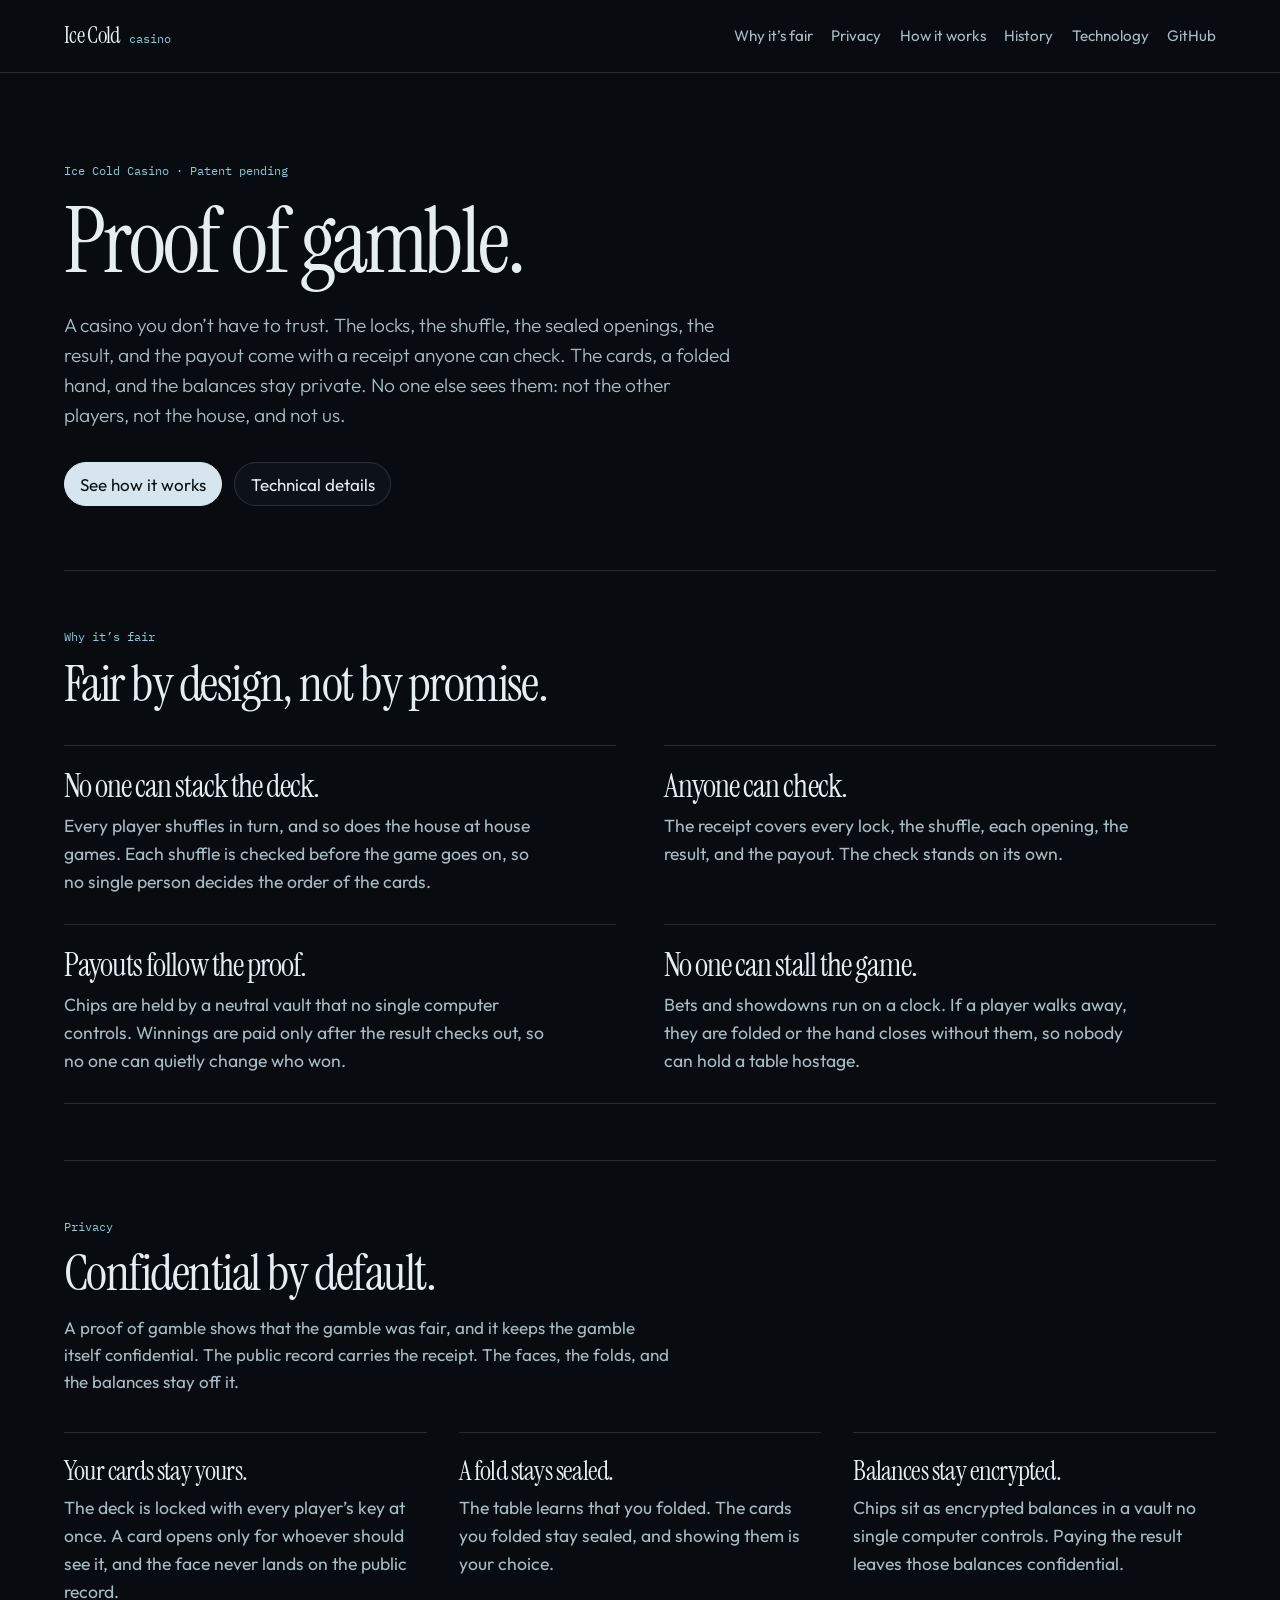
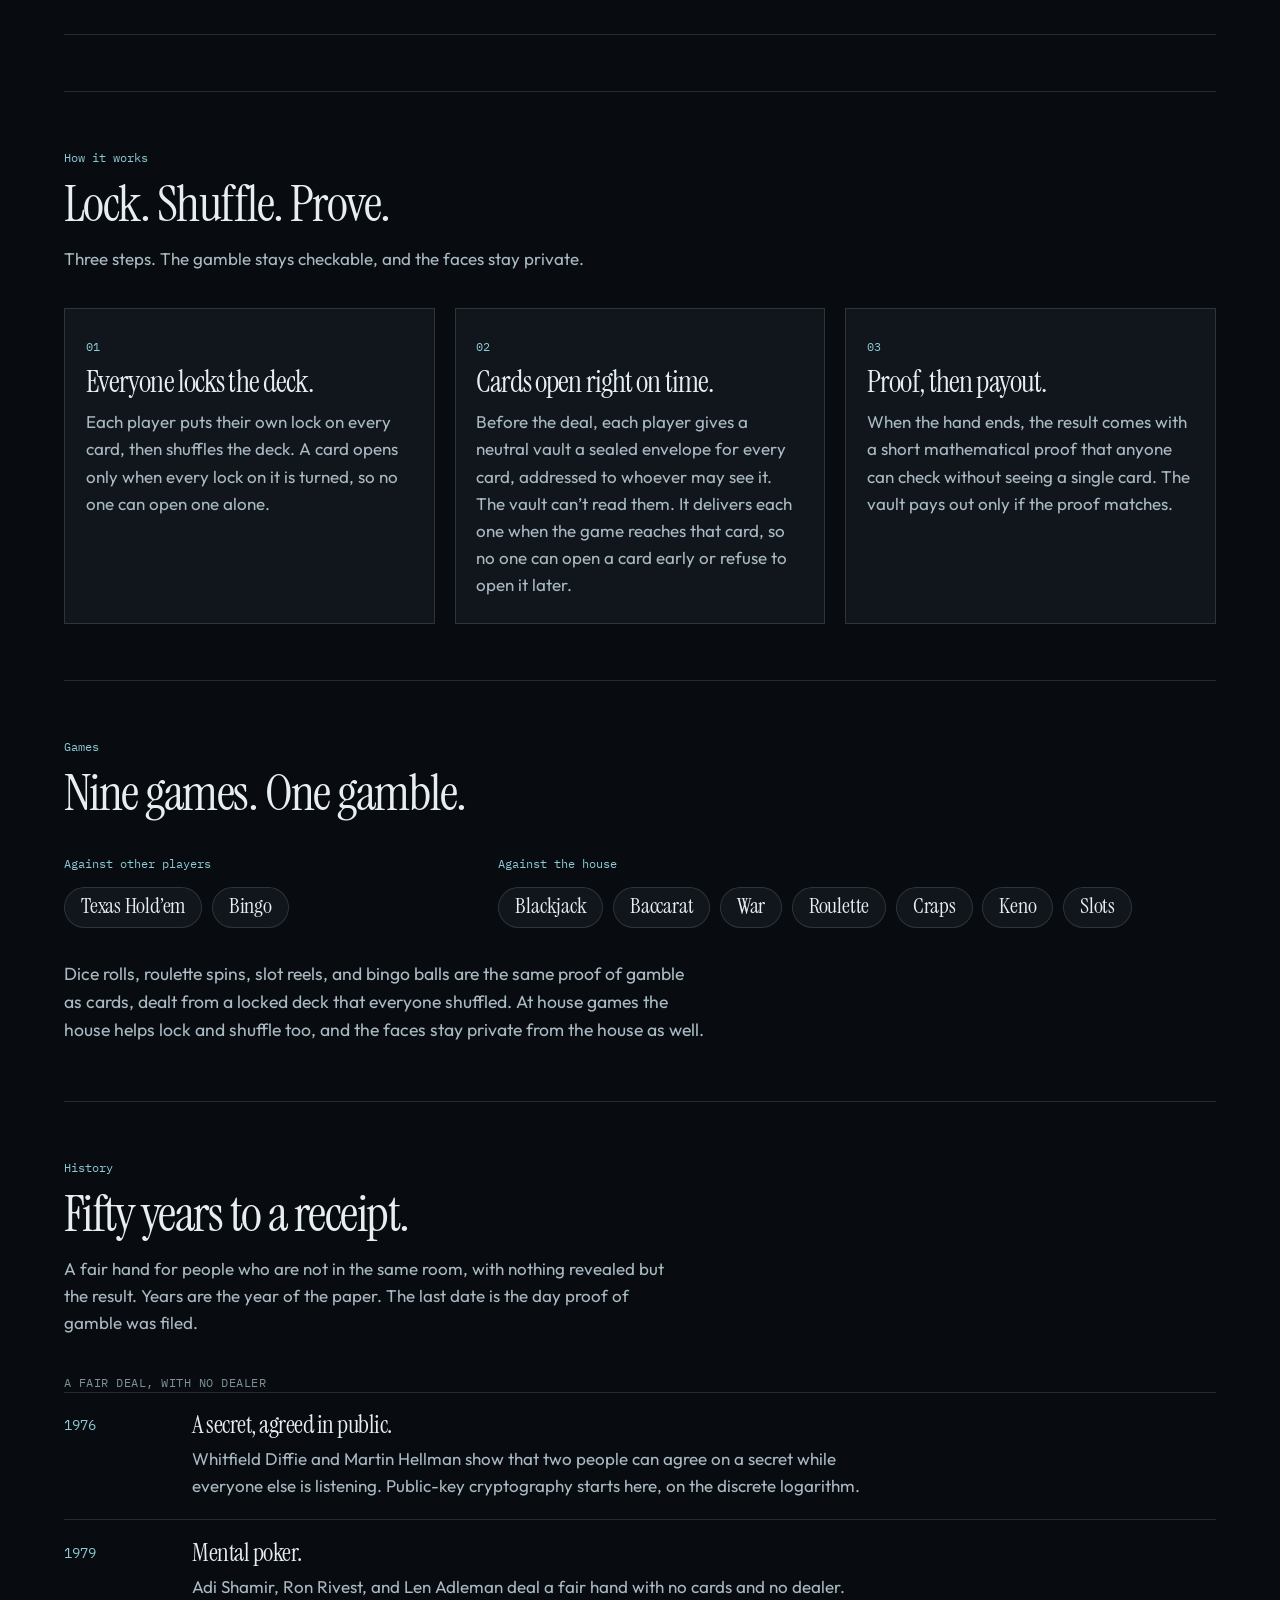
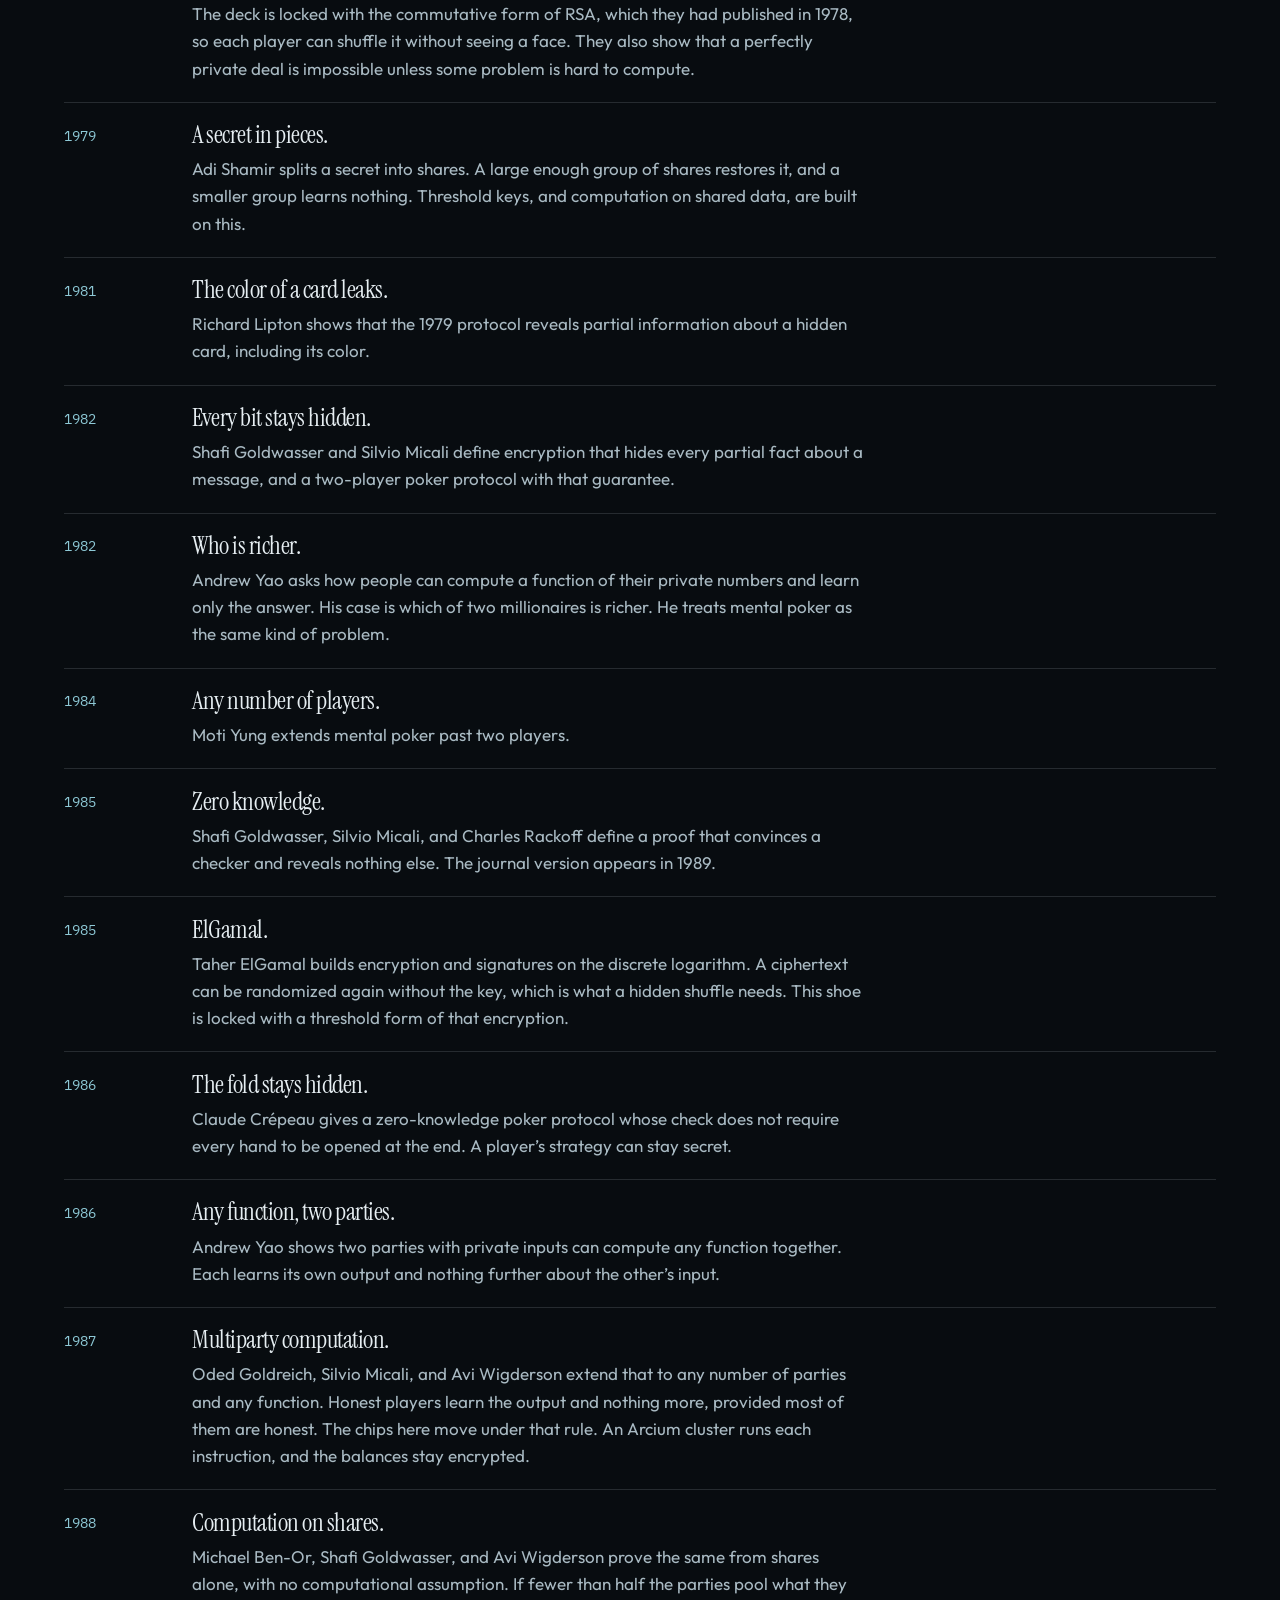
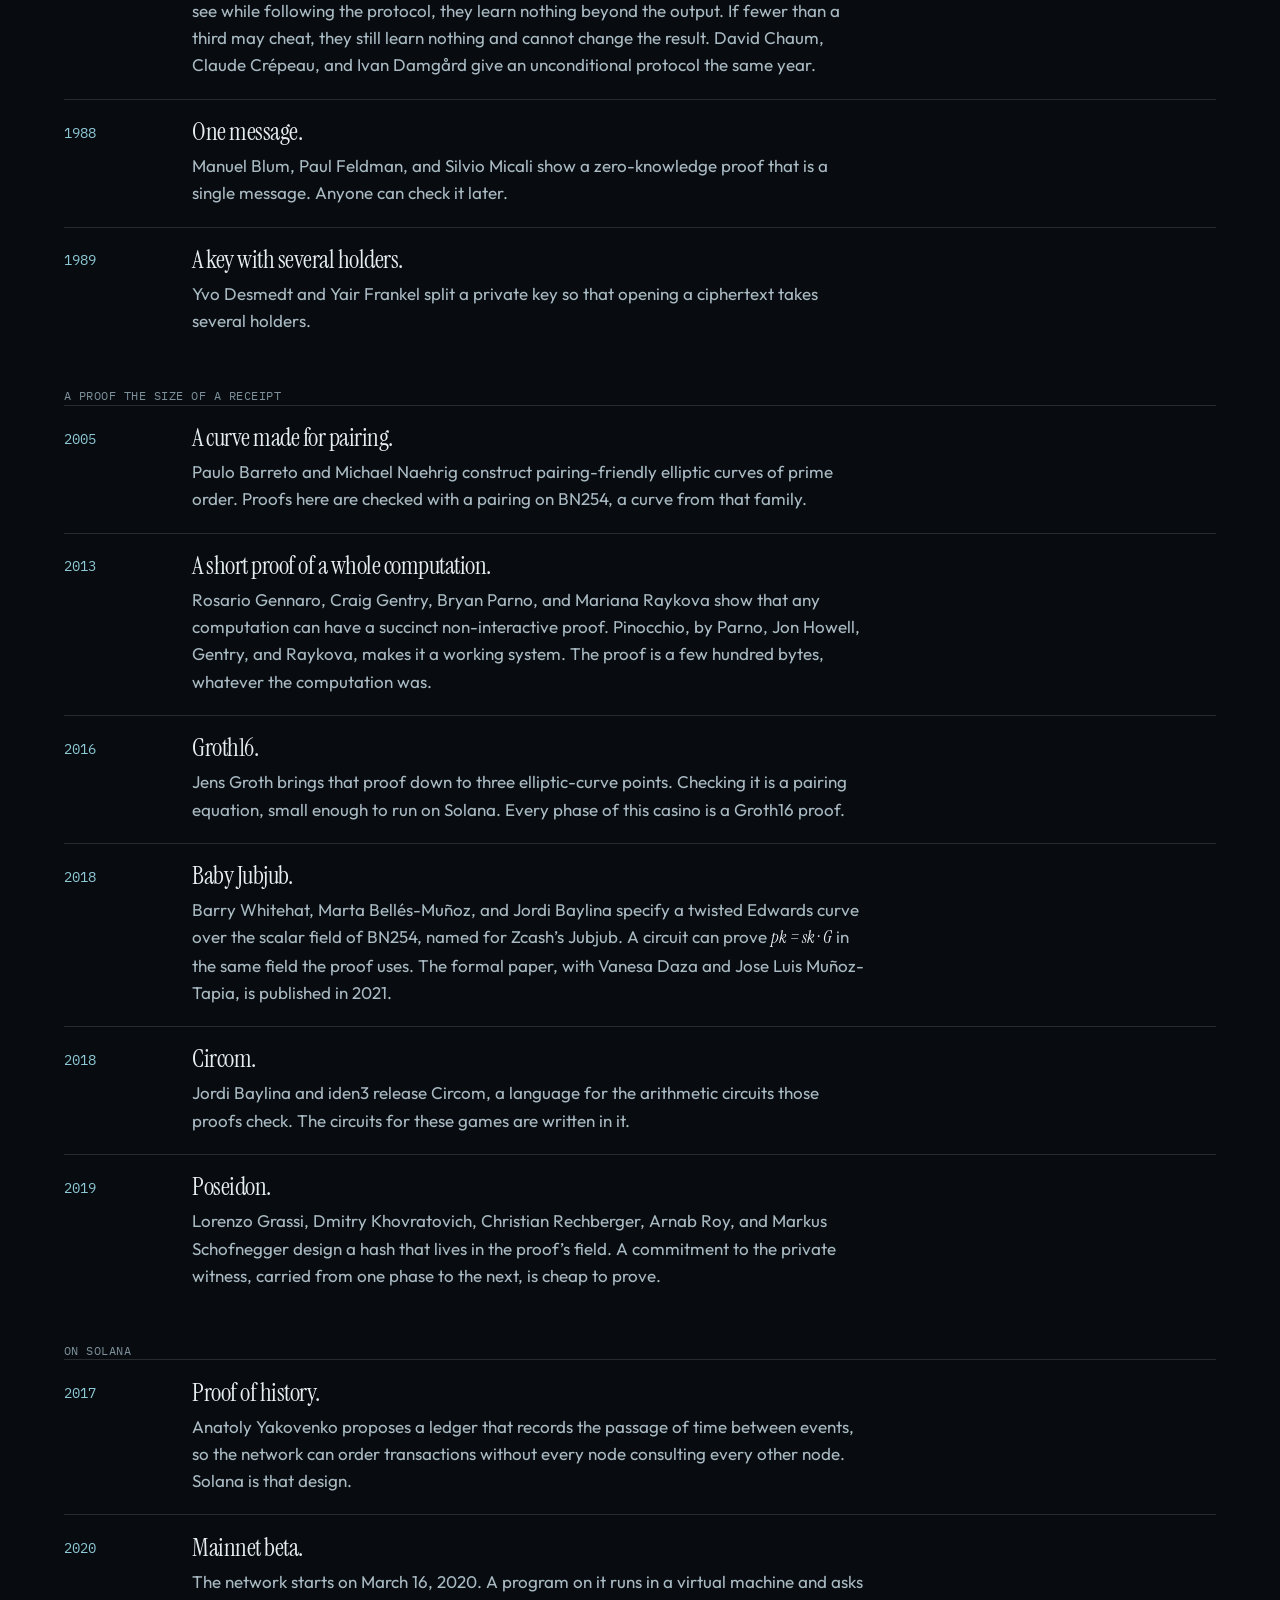
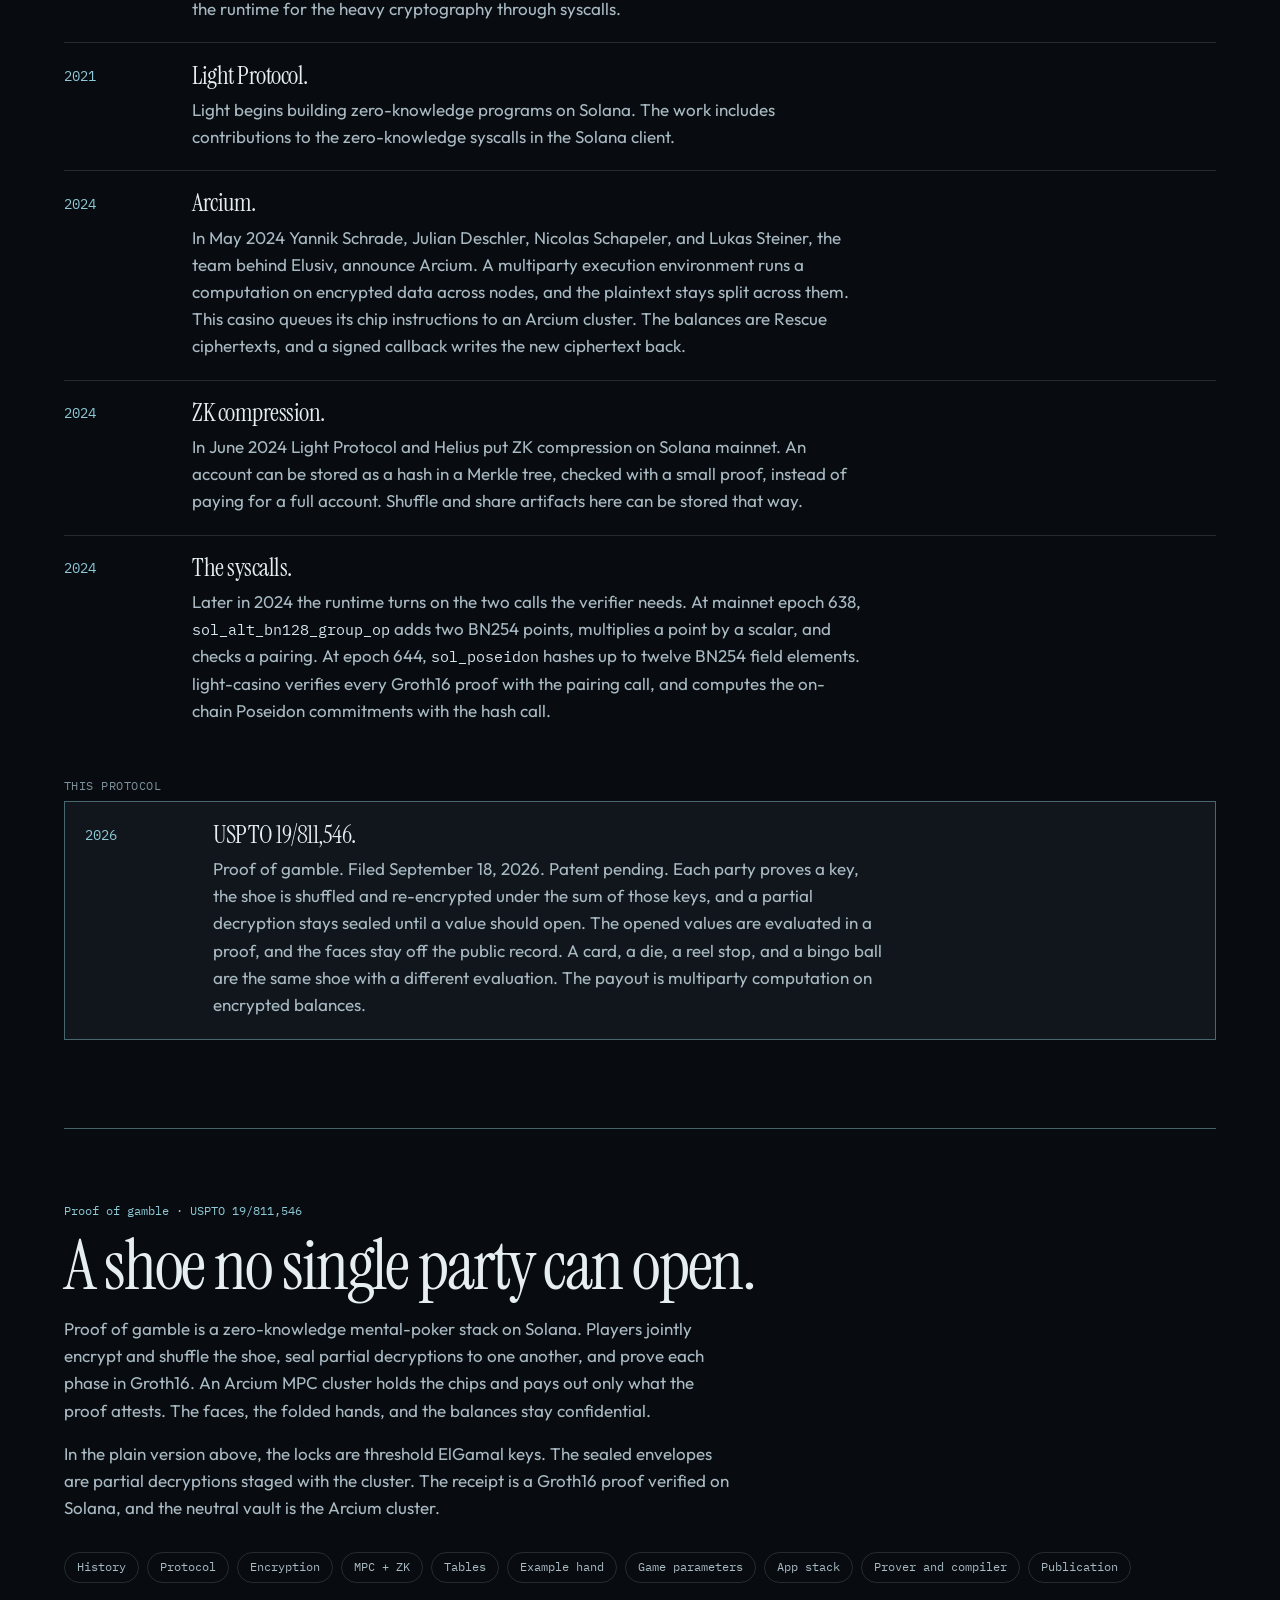
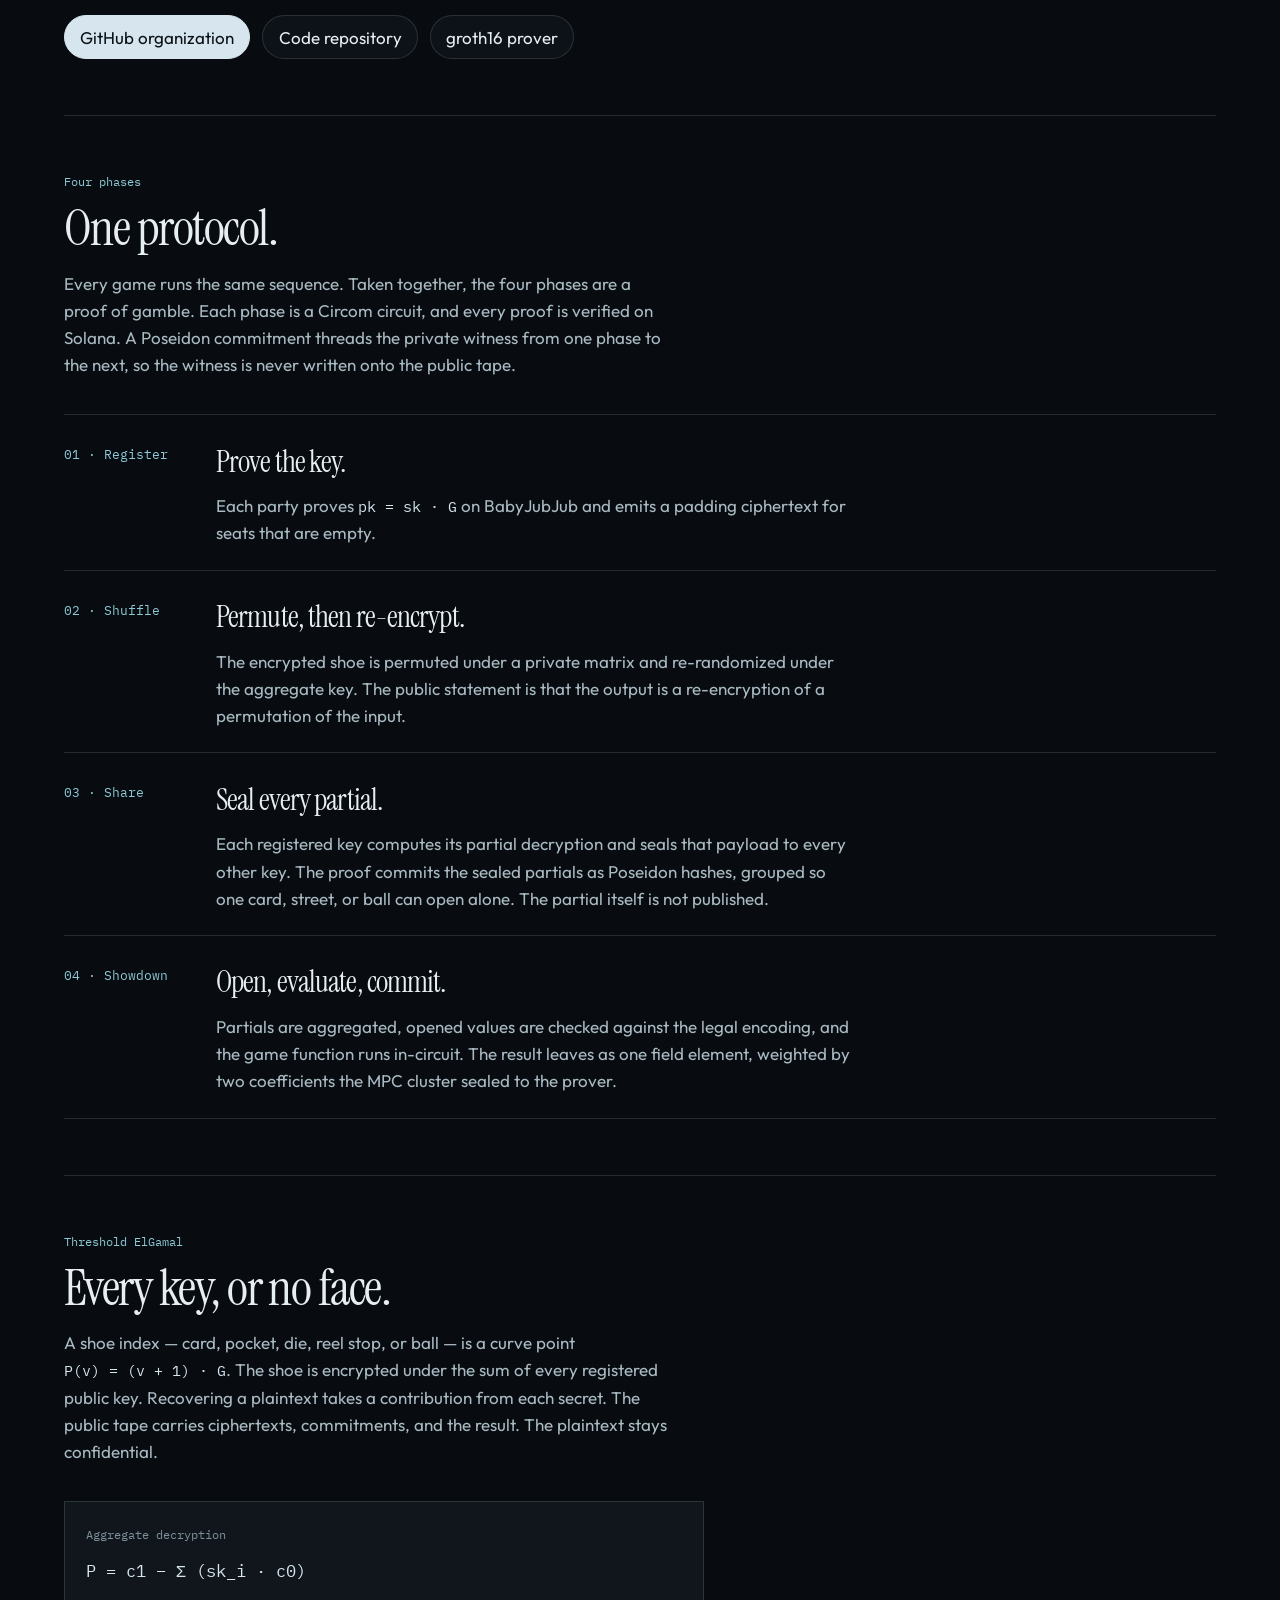
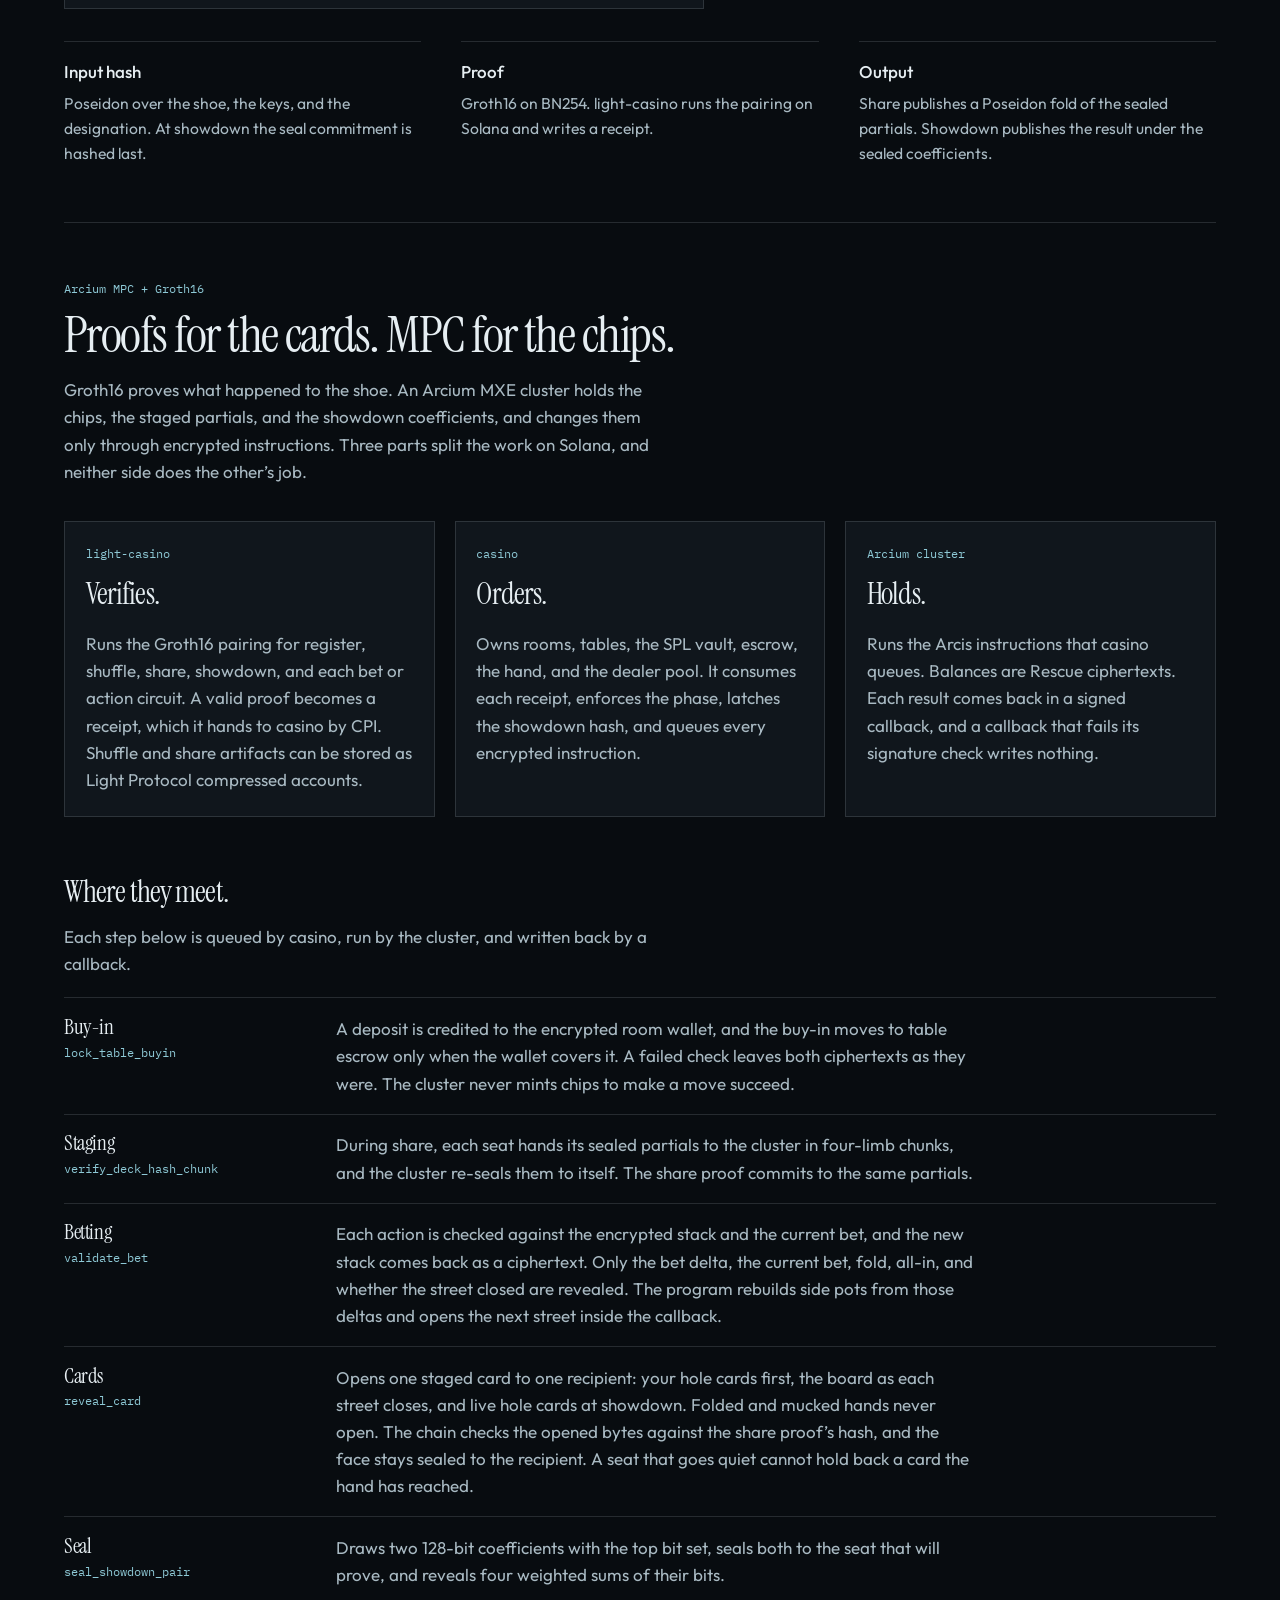
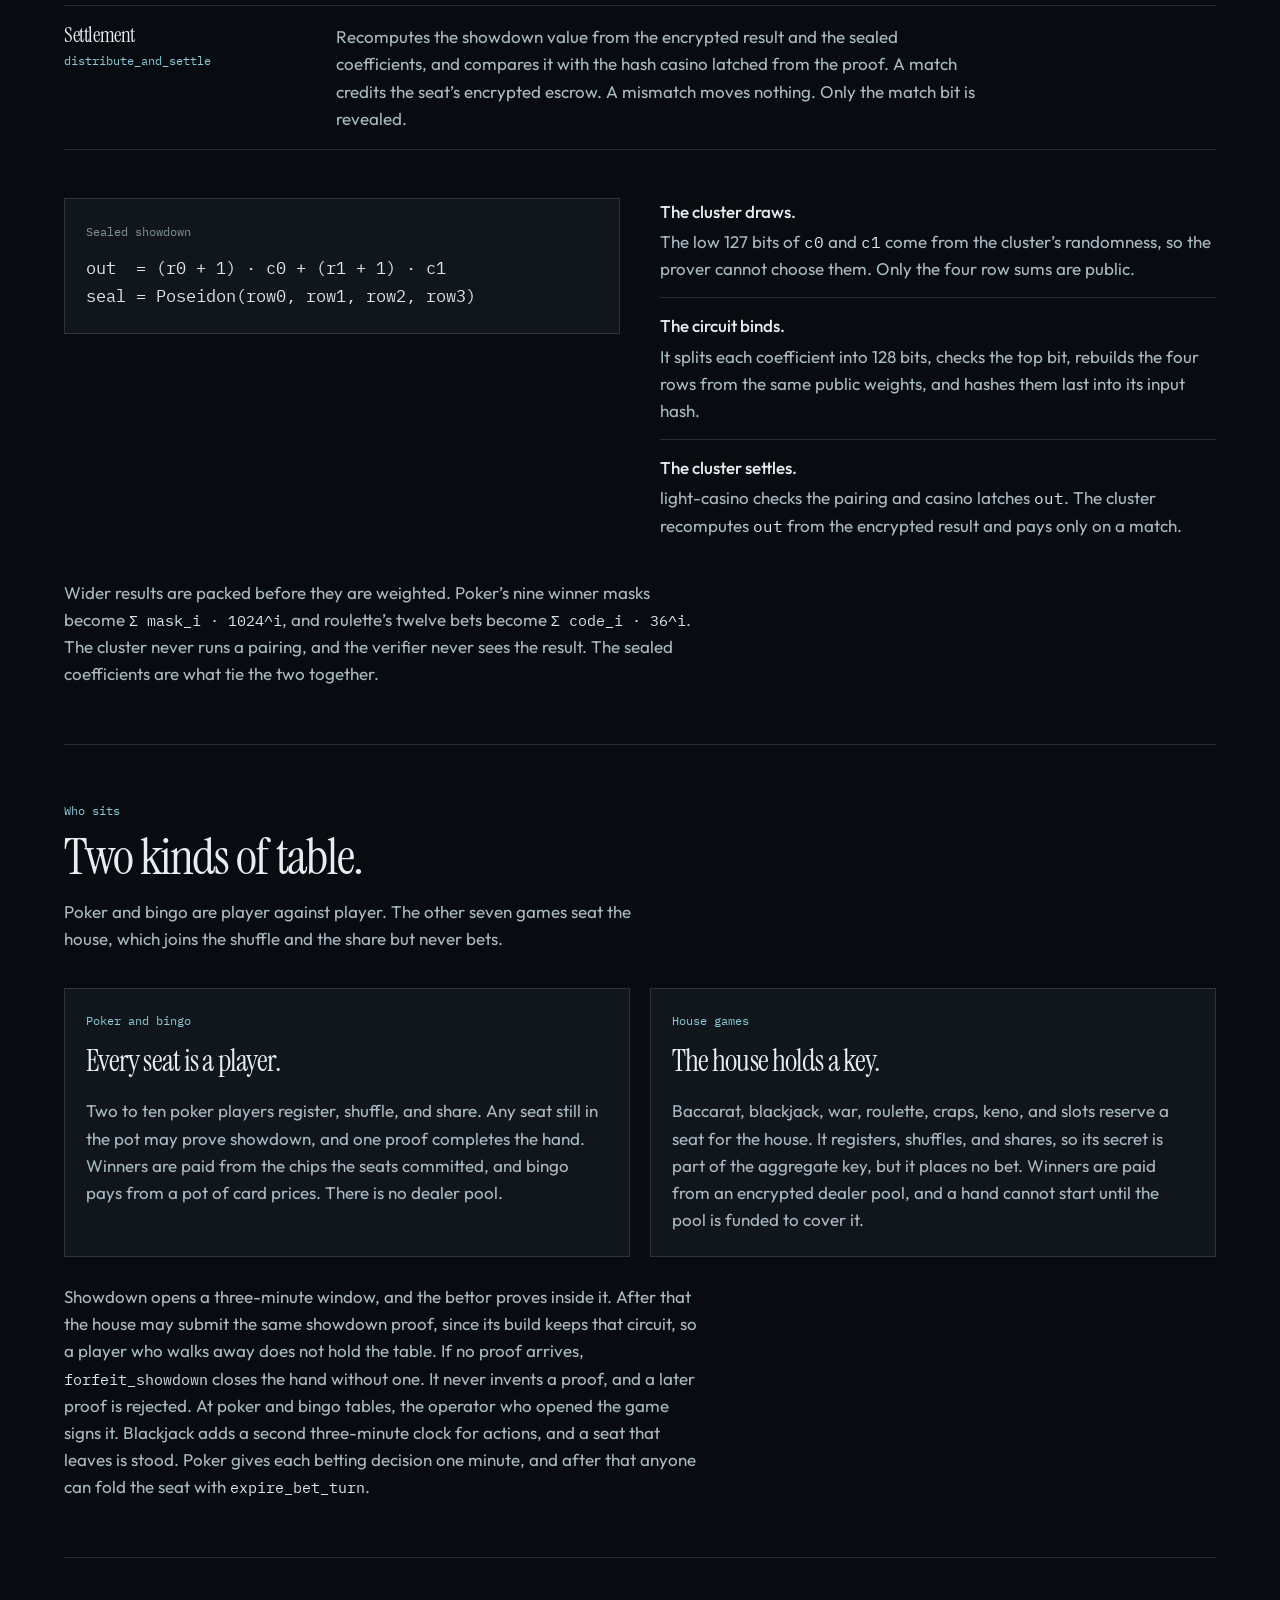
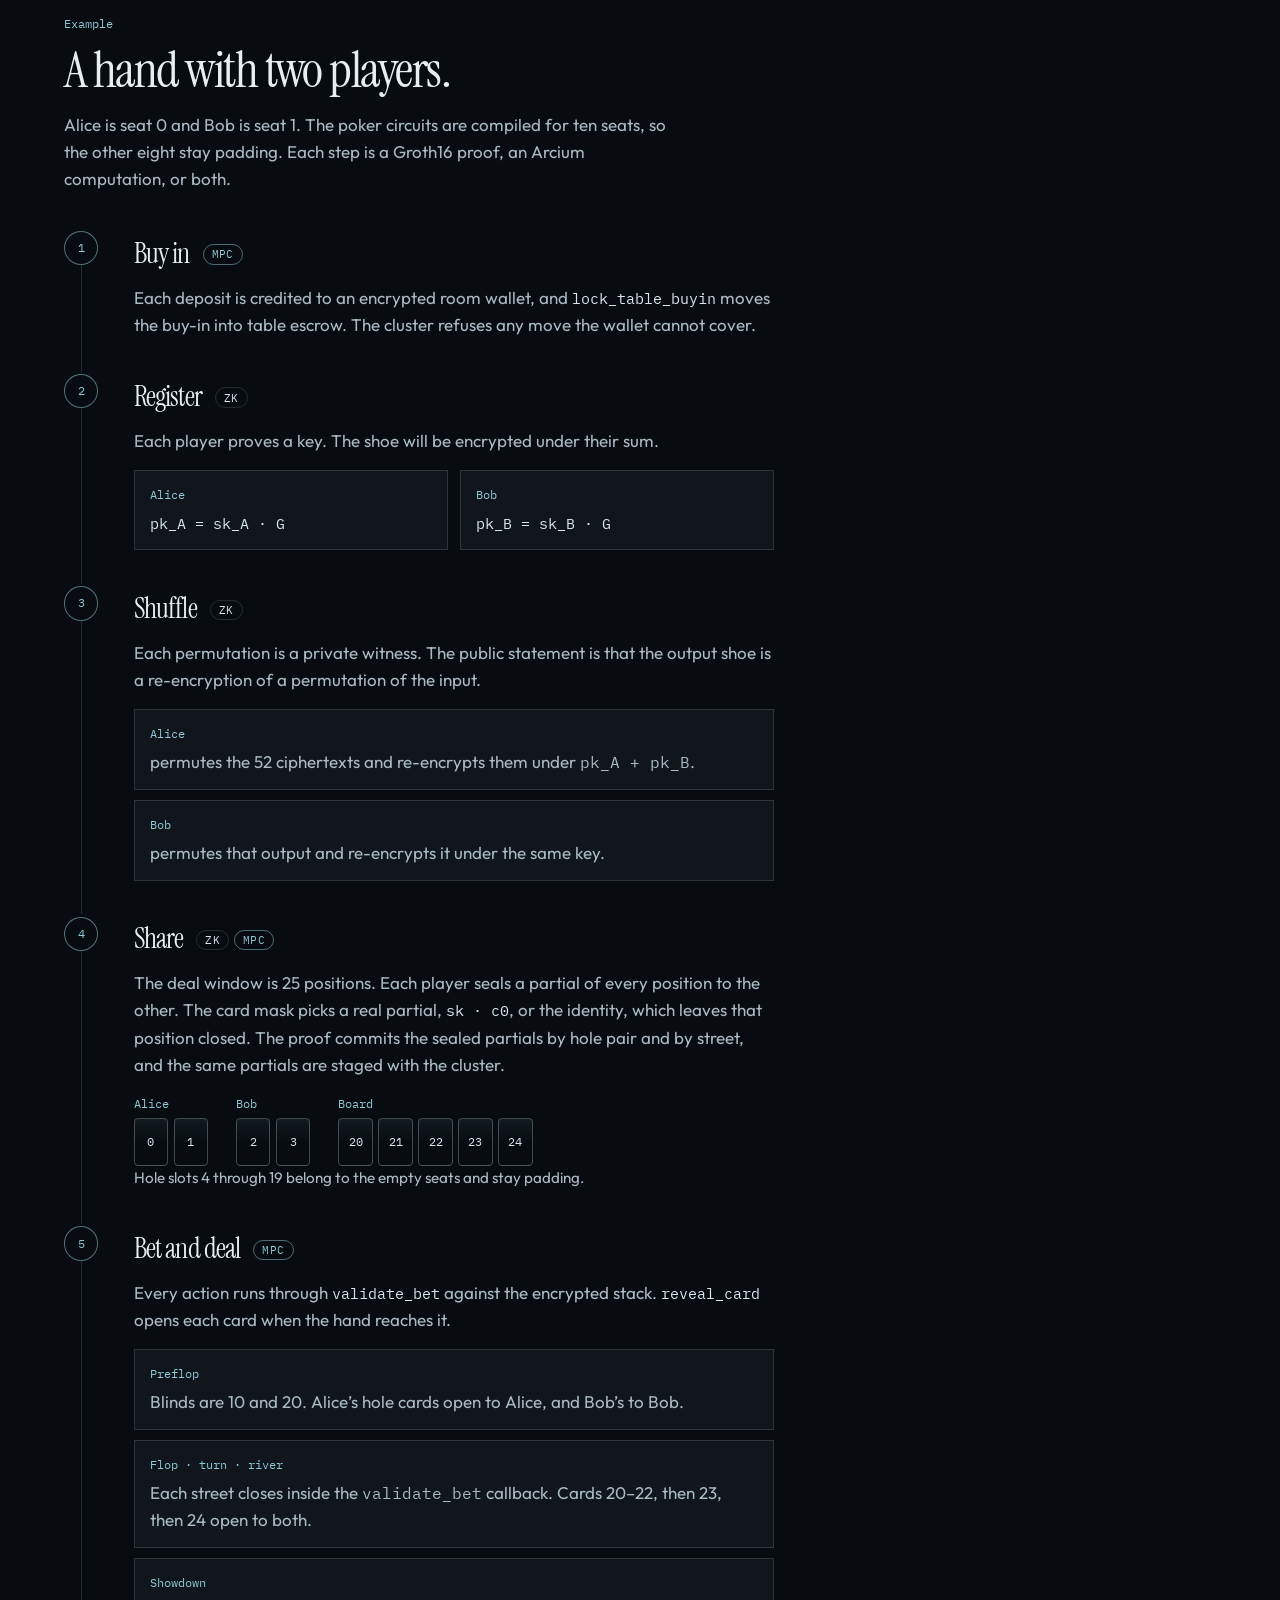
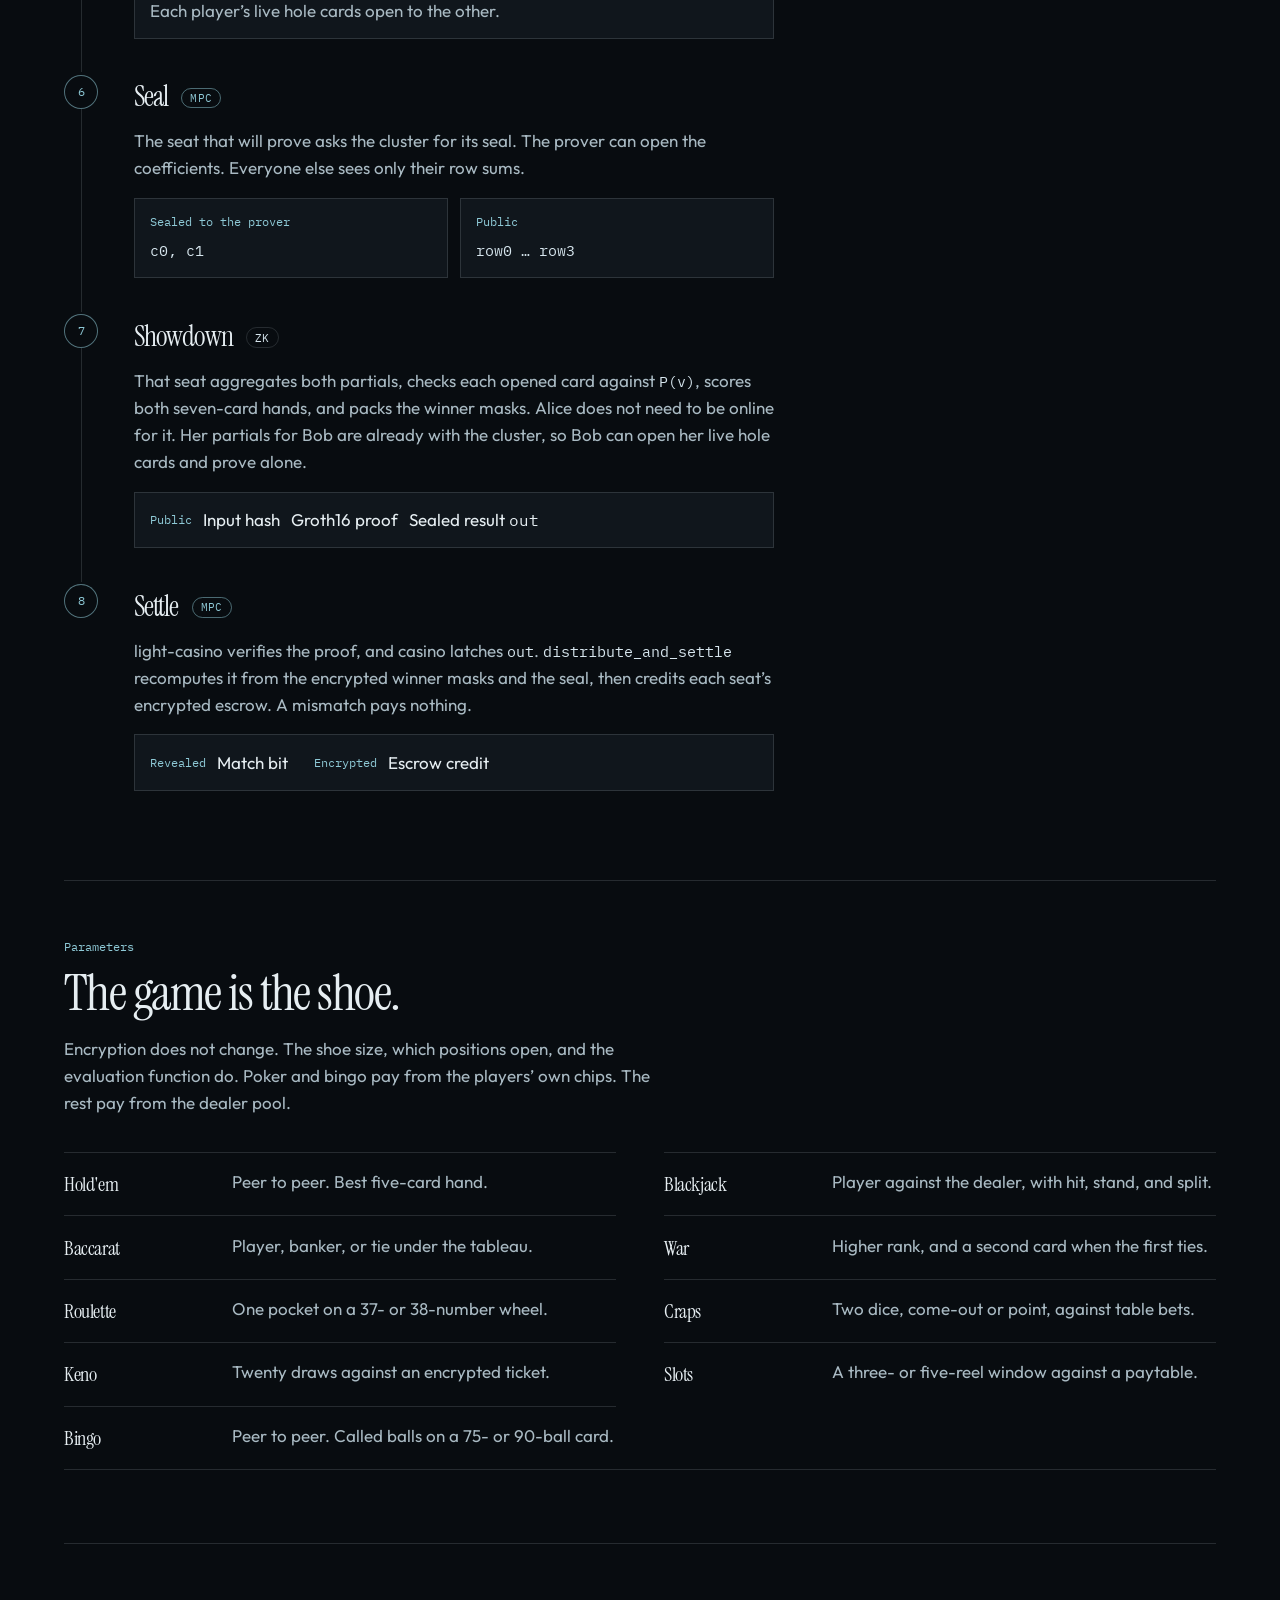
<file: index.html>
<!DOCTYPE html>
<html lang="en">
<head>
  <meta charset="utf-8">
  <meta name="viewport" content="width=device-width, initial-scale=1">
  <title>Proof of gamble · Ice Cold Casino</title>
  <meta name="description" content="Proof of gamble. A casino you don’t have to trust. The whole gamble is a receipt anyone can check, and the cards, the folds, and the balances stay private. Patent pending.">
  <link rel="canonical" href="https://icecold.casino/">
  <meta property="og:title" content="Proof of gamble · Ice Cold Casino">
  <meta property="og:description" content="The whole gamble is a receipt anyone can check. The cards, the folds, and the balances stay private.">
  <meta property="og:url" content="https://icecold.casino/">
  <meta property="og:type" content="website">
  <meta name="theme-color" content="#080c10">
  <link rel="icon" href="favicon.svg" type="image/svg+xml">
  <link rel="preconnect" href="https://fonts.googleapis.com">
  <link rel="preconnect" href="https://fonts.gstatic.com" crossorigin>
  <link href="https://fonts.googleapis.com/css2?family=IBM+Plex+Mono:wght@400;500&family=Instrument+Serif:ital@0;1&family=Outfit:wght@300;400;500&display=swap" rel="stylesheet">
  <link rel="stylesheet" href="styles.css?v=20261101g">
</head>
<body>
  <a class="skip" href="#content">Skip to content</a>
  <header>
    <div class="wrap bar">
      <a class="mark" href="/">
        <span class="mark-name">Ice Cold</span>
        <span class="mark-tld">casino</span>
      </a>
      <nav aria-label="Page">
        <a href="#why">Why it’s fair</a>
        <a href="#privacy">Privacy</a>
        <a href="#how">How it works</a>
        <a href="#history">History</a>
        <a href="#tech">Technology</a>
        <a href="https://github.com/IceColdCasino">GitHub</a>
      </nav>
    </div>
  </header>

  <main id="content">
    <div class="wrap">
      <section class="hero" aria-labelledby="title">
        <p class="kicker">Ice Cold Casino · Patent pending</p>
        <h1 id="title">Proof of gamble.</h1>
        <p class="lede">
          A casino you don’t have to trust. The locks, the shuffle, the
          sealed openings, the result, and the payout come with a receipt
          anyone can check. The cards, a folded hand, and the balances stay
          private. No one else sees them: not the other players, not the
          house, and not us.
        </p>
        <p class="actions">
          <a class="primary" href="#how">See how it works</a>
          <a href="#tech">Technical details</a>
        </p>
      </section>

      <section id="why" aria-labelledby="why-title">
        <div class="section-head">
          <p class="kicker">Why it’s fair</p>
          <h2 id="why-title">Fair by design, not by promise.</h2>
        </div>
        <div class="values">
          <article class="value">
            <h3>No one can stack the deck.</h3>
            <p>
              Every player shuffles in turn, and so does the house at house
              games. Each shuffle is checked before the game goes on, so no
              single person decides the order of the cards.
            </p>
          </article>
          <article class="value">
            <h3>Anyone can check.</h3>
            <p>
              The receipt covers every lock, the shuffle, each opening, the
              result, and the payout. The check stands on its own.
            </p>
          </article>
          <article class="value">
            <h3>Payouts follow the proof.</h3>
            <p>
              Chips are held by a neutral vault that no single computer
              controls. Winnings are paid only after the result checks out, so
              no one can quietly change who won.
            </p>
          </article>
          <article class="value">
            <h3>No one can stall the game.</h3>
            <p>
              Bets and showdowns run on a clock. If a player walks away, they
              are folded or the hand closes without them, so nobody can hold a
              table hostage.
            </p>
          </article>
        </div>
      </section>

      <section id="privacy" aria-labelledby="privacy-title">
        <div class="section-head">
          <p class="kicker">Privacy</p>
          <h2 id="privacy-title">Confidential by default.</h2>
          <p class="deck">
            A proof of gamble shows that the gamble was fair, and it keeps
            the gamble itself confidential. The public record carries the
            receipt. The faces, the folds, and the balances stay off it.
          </p>
        </div>
        <div class="values thirds">
          <article class="value">
            <h3>Your cards stay yours.</h3>
            <p>
              The deck is locked with every player’s key at once. A card
              opens only for whoever should see it, and the face never lands
              on the public record.
            </p>
          </article>
          <article class="value">
            <h3>A fold stays sealed.</h3>
            <p>
              The table learns that you folded. The cards you folded stay
              sealed, and showing them is your choice.
            </p>
          </article>
          <article class="value">
            <h3>Balances stay encrypted.</h3>
            <p>
              Chips sit as encrypted balances in a vault no single computer
              controls. Paying the result leaves those balances confidential.
            </p>
          </article>
        </div>
      </section>

      <section id="how" aria-labelledby="how-title">
        <div class="section-head">
          <p class="kicker">How it works</p>
          <h2 id="how-title">Lock. Shuffle. Prove.</h2>
          <p class="deck">Three steps. The gamble stays checkable, and the faces stay private.</p>
        </div>
        <ol class="steps">
          <li>
            <span class="num">01</span>
            <h3>Everyone locks the deck.</h3>
            <p>
              Each player puts their own lock on every card, then shuffles the
              deck. A card opens only when every lock on it is turned, so no
              one can open one alone.
            </p>
          </li>
          <li>
            <span class="num">02</span>
            <h3>Cards open right on time.</h3>
            <p>
              Before the deal, each player gives a neutral vault a sealed
              envelope for every card, addressed to whoever may see it. The
              vault can’t read them. It delivers each one when the game
              reaches that card, so no one can open a card early or refuse to
              open it later.
            </p>
          </li>
          <li>
            <span class="num">03</span>
            <h3>Proof, then payout.</h3>
            <p>
              When the hand ends, the result comes with a short mathematical
              proof that anyone can check without seeing a single card. The
              vault pays out only if the proof matches.
            </p>
          </li>
        </ol>
      </section>

      <section id="play" aria-labelledby="play-title">
        <div class="section-head">
          <p class="kicker">Games</p>
          <h2 id="play-title">Nine games. One gamble.</h2>
        </div>
        <div class="play">
          <div>
            <p class="kicker">Against other players</p>
            <ul class="pills">
              <li>Texas Hold’em</li>
              <li>Bingo</li>
            </ul>
          </div>
          <div>
            <p class="kicker">Against the house</p>
            <ul class="pills">
              <li>Blackjack</li>
              <li>Baccarat</li>
              <li>War</li>
              <li>Roulette</li>
              <li>Craps</li>
              <li>Keno</li>
              <li>Slots</li>
            </ul>
          </div>
        </div>
        <p class="play-note">
          Dice rolls, roulette spins, slot reels, and bingo balls are the
          same proof of gamble as cards, dealt from a locked deck that
          everyone shuffled. At house games the house helps lock and shuffle
          too, and the faces stay private from the house as well.
        </p>
      </section>

      <section id="history" aria-labelledby="history-title">
        <div class="section-head">
          <p class="kicker">History</p>
          <h2 id="history-title">Fifty years to a receipt.</h2>
          <p class="deck">
            A fair hand for people who are not in the same room, with nothing
            revealed but the result. Years are the year of the paper. The
            last date is the day proof of gamble was filed.
          </p>
        </div>
        <ol class="timeline">
          <li class="era"><h3>A fair deal, with no dealer</h3></li>
          <li>
            <time datetime="1976">1976</time>
            <div>
              <h3>A secret, agreed in public.</h3>
              <p>
                Whitfield Diffie and Martin Hellman show that two people can
                agree on a secret while everyone else is listening. Public-key
                cryptography starts here, on the discrete logarithm.
              </p>
            </div>
          </li>
          <li>
            <time datetime="1979">1979</time>
            <div>
              <h3>Mental poker.</h3>
              <p>
                Adi Shamir, Ron Rivest, and Len Adleman deal a fair hand with
                no cards and no dealer. The deck is locked with the commutative
                form of RSA, which they had published in 1978, so each player
                can shuffle it without seeing a face. They also show that a
                perfectly private deal is impossible unless some problem is
                hard to compute.
              </p>
            </div>
          </li>
          <li>
            <time datetime="1979">1979</time>
            <div>
              <h3>A secret in pieces.</h3>
              <p>
                Adi Shamir splits a secret into shares. A large enough group
                of shares restores it, and a smaller group learns nothing.
                Threshold keys, and computation on shared data, are built on
                this.
              </p>
            </div>
          </li>
          <li>
            <time datetime="1981">1981</time>
            <div>
              <h3>The color of a card leaks.</h3>
              <p>
                Richard Lipton shows that the 1979 protocol reveals partial
                information about a hidden card, including its color.
              </p>
            </div>
          </li>
          <li>
            <time datetime="1982">1982</time>
            <div>
              <h3>Every bit stays hidden.</h3>
              <p>
                Shafi Goldwasser and Silvio Micali define encryption that hides
                every partial fact about a message, and a two-player poker
                protocol with that guarantee.
              </p>
            </div>
          </li>
          <li>
            <time datetime="1982">1982</time>
            <div>
              <h3>Who is richer.</h3>
              <p>
                Andrew Yao asks how people can compute a function of their
                private numbers and learn only the answer. His case is which
                of two millionaires is richer. He treats mental poker as the
                same kind of problem.
              </p>
            </div>
          </li>
          <li>
            <time datetime="1984">1984</time>
            <div>
              <h3>Any number of players.</h3>
              <p>Moti Yung extends mental poker past two players.</p>
            </div>
          </li>
          <li>
            <time datetime="1985">1985</time>
            <div>
              <h3>Zero knowledge.</h3>
              <p>
                Shafi Goldwasser, Silvio Micali, and Charles Rackoff define a
                proof that convinces a checker and reveals nothing else. The
                journal version appears in 1989.
              </p>
            </div>
          </li>
          <li>
            <time datetime="1985">1985</time>
            <div>
              <h3>ElGamal.</h3>
              <p>
                Taher ElGamal builds encryption and signatures on the discrete
                logarithm. A ciphertext can be randomized again without the
                key, which is what a hidden shuffle needs. This shoe is locked
                with a threshold form of that encryption.
              </p>
            </div>
          </li>
          <li>
            <time datetime="1986">1986</time>
            <div>
              <h3>The fold stays hidden.</h3>
              <p>
                Claude Crépeau gives a zero-knowledge poker protocol whose
                check does not require every hand to be opened at the end. A
                player’s strategy can stay secret.
              </p>
            </div>
          </li>
          <li>
            <time datetime="1986">1986</time>
            <div>
              <h3>Any function, two parties.</h3>
              <p>
                Andrew Yao shows two parties with private inputs can compute
                any function together. Each learns its own output and nothing
                further about the other’s input.
              </p>
            </div>
          </li>
          <li>
            <time datetime="1987">1987</time>
            <div>
              <h3>Multiparty computation.</h3>
              <p>
                Oded Goldreich, Silvio Micali, and Avi Wigderson extend that
                to any number of parties and any function. Honest players
                learn the output and nothing more, provided most of them are
                honest. The chips here move under that rule. An Arcium cluster
                runs each instruction, and the balances stay encrypted.
              </p>
            </div>
          </li>
          <li>
            <time datetime="1988">1988</time>
            <div>
              <h3>Computation on shares.</h3>
              <p>
                Michael Ben-Or, Shafi Goldwasser, and Avi Wigderson prove the
                same from shares alone, with no computational assumption. If
                fewer than half the parties pool what they see while following
                the protocol, they learn nothing beyond the output. If fewer than
                a third may cheat, they still learn nothing and cannot change
                the result. David Chaum, Claude Crépeau, and Ivan Damgård give
                an unconditional protocol the same year.
              </p>
            </div>
          </li>
          <li>
            <time datetime="1988">1988</time>
            <div>
              <h3>One message.</h3>
              <p>
                Manuel Blum, Paul Feldman, and Silvio Micali show a
                zero-knowledge proof that is a single message. Anyone can
                check it later.
              </p>
            </div>
          </li>
          <li>
            <time datetime="1989">1989</time>
            <div>
              <h3>A key with several holders.</h3>
              <p>
                Yvo Desmedt and Yair Frankel split a private key so that
                opening a ciphertext takes several holders.
              </p>
            </div>
          </li>
          <li class="era"><h3>A proof the size of a receipt</h3></li>
          <li>
            <time datetime="2005">2005</time>
            <div>
              <h3>A curve made for pairing.</h3>
              <p>
                Paulo Barreto and Michael Naehrig construct pairing-friendly
                elliptic curves of prime order. Proofs here are checked with a
                pairing on BN254, a curve from that family.
              </p>
            </div>
          </li>
          <li>
            <time datetime="2013">2013</time>
            <div>
              <h3>A short proof of a whole computation.</h3>
              <p>
                Rosario Gennaro, Craig Gentry, Bryan Parno, and Mariana
                Raykova show that any computation can have a succinct
                non-interactive proof. Pinocchio, by Parno, Jon Howell,
                Gentry, and Raykova, makes it a working system. The proof is a
                few hundred bytes, whatever the computation was.
              </p>
            </div>
          </li>
          <li>
            <time datetime="2016">2016</time>
            <div>
              <h3>Groth16.</h3>
              <p>
                Jens Groth brings that proof down to three elliptic-curve
                points. Checking it is a pairing equation, small enough to run
                on Solana. Every phase of this casino is a Groth16 proof.
              </p>
            </div>
          </li>
          <li>
            <time datetime="2018">2018</time>
            <div>
              <h3>Baby Jubjub.</h3>
              <p>
                Barry Whitehat, Marta Bellés-Muñoz, and Jordi Baylina specify
                a twisted Edwards curve over the scalar field of BN254, named
                for Zcash’s Jubjub. A circuit can prove
                <span class="math">pk = sk · G</span> in the same field the
                proof uses. The formal paper, with Vanesa Daza and Jose Luis
                Muñoz-Tapia, is published in 2021.
              </p>
            </div>
          </li>
          <li>
            <time datetime="2018">2018</time>
            <div>
              <h3>Circom.</h3>
              <p>
                Jordi Baylina and iden3 release Circom, a language for the
                arithmetic circuits those proofs check. The circuits for these
                games are written in it.
              </p>
            </div>
          </li>
          <li>
            <time datetime="2019">2019</time>
            <div>
              <h3>Poseidon.</h3>
              <p>
                Lorenzo Grassi, Dmitry Khovratovich, Christian Rechberger,
                Arnab Roy, and Markus Schofnegger design a hash that lives in
                the proof’s field. A commitment to the private witness,
                carried from one phase to the next, is cheap to prove.
              </p>
            </div>
          </li>
          <li class="era"><h3>On Solana</h3></li>
          <li>
            <time datetime="2017">2017</time>
            <div>
              <h3>Proof of history.</h3>
              <p>
                Anatoly Yakovenko proposes a ledger that records the passage
                of time between events, so the network can order transactions
                without every node consulting every other node. Solana is that
                design.
              </p>
            </div>
          </li>
          <li>
            <time datetime="2020-03-16">2020</time>
            <div>
              <h3>Mainnet beta.</h3>
              <p>
                The network starts on March 16, 2020. A program on it runs in
                a virtual machine and asks the runtime for the heavy
                cryptography through syscalls.
              </p>
            </div>
          </li>
          <li>
            <time datetime="2021">2021</time>
            <div>
              <h3>Light Protocol.</h3>
              <p>
                Light begins building zero-knowledge programs on Solana. The
                work includes contributions to the zero-knowledge syscalls in
                the Solana client.
              </p>
            </div>
          </li>
          <li>
            <time datetime="2024-05">2024</time>
            <div>
              <h3>Arcium.</h3>
              <p>
                In May 2024 Yannik Schrade, Julian Deschler, Nicolas Schapeler,
                and Lukas Steiner, the team behind Elusiv, announce Arcium. A
                multiparty execution environment runs a computation on
                encrypted data across nodes, and the plaintext stays split
                across them.
                This casino queues its chip instructions to an Arcium cluster.
                The balances are Rescue ciphertexts, and a signed callback
                writes the new ciphertext back.
              </p>
            </div>
          </li>
          <li>
            <time datetime="2024-06">2024</time>
            <div>
              <h3>ZK compression.</h3>
              <p>
                In June 2024 Light Protocol and Helius put ZK compression on
                Solana mainnet. An account can be stored as a hash in a Merkle
                tree, checked with a small proof, instead of paying for a full
                account. Shuffle and share artifacts here can be stored that
                way.
              </p>
            </div>
          </li>
          <li>
            <time datetime="2024">2024</time>
            <div>
              <h3>The syscalls.</h3>
              <p>
                Later in 2024 the runtime turns on the two calls the verifier
                needs. At mainnet epoch 638,
                <code>sol_alt_bn128_group_op</code> adds two BN254 points,
                multiplies a point by a scalar, and checks a pairing. At epoch
                644, <code>sol_poseidon</code> hashes up to twelve BN254 field
                elements. light-casino verifies every Groth16 proof with the
                pairing call, and computes the on-chain Poseidon commitments
                with the hash call.
              </p>
            </div>
          </li>
          <li class="era"><h3>This protocol</h3></li>
          <li class="now">
            <time datetime="2026-09-18">2026</time>
            <div>
              <h3>USPTO 19/811,546.</h3>
              <p>
                Proof of gamble. Filed September 18, 2026. Patent pending.
                Each party proves a key, the shoe is shuffled and re-encrypted
                under the sum of
                those keys, and a partial decryption stays sealed until a
                value should open. The opened values are evaluated in a
                proof, and the faces stay off the public record. A card, a
                die, a reel stop, and a bingo ball are the same shoe with a
                different evaluation. The payout is multiparty computation on
                encrypted balances.
              </p>
            </div>
          </li>
        </ol>
      </section>

      <section id="tech" class="tech-intro" aria-labelledby="tech-title">
        <div class="section-head">
          <p class="kicker">Proof of gamble · USPTO 19/811,546</p>
          <h2 id="tech-title">A shoe no single party can open.</h2>
          <p class="deck">
            Proof of gamble is a zero-knowledge mental-poker stack on Solana.
            Players jointly encrypt and shuffle the shoe, seal partial
            decryptions to one another, and prove each phase in Groth16. An
            Arcium MPC cluster holds the chips and pays out only what the proof
            attests. The faces, the folded hands, and the balances stay
            confidential.
          </p>
          <p class="deck">
            In the plain version above, the locks are threshold ElGamal keys.
            The sealed envelopes are partial decryptions staged with the
            cluster. The receipt is a Groth16 proof verified on Solana, and
            the neutral vault is the Arcium cluster.
          </p>
        </div>
        <nav class="index" aria-label="Technical sections">
          <a href="#history">History</a>
          <a href="#protocol">Protocol</a>
          <a href="#encryption">Encryption</a>
          <a href="#mpc">MPC + ZK</a>
          <a href="#table">Tables</a>
          <a href="#hand">Example hand</a>
          <a href="#games">Game parameters</a>
          <a href="#stack">App stack</a>
          <a href="#prover">Prover and compiler</a>
          <a href="#publication">Publication</a>
        </nav>
        <p class="actions">
          <a class="primary" href="https://github.com/IceColdCasino">GitHub organization</a>
          <a href="https://github.com/IceColdCasino/repo">Code repository</a>
          <a href="https://github.com/IceColdCasino/groth16">groth16 prover</a>
        </p>
      </section>

      <section id="protocol" aria-labelledby="protocol-title">
        <div class="section-head">
          <p class="kicker">Four phases</p>
          <h2 id="protocol-title">One protocol.</h2>
          <p class="deck">
            Every game runs the same sequence. Taken together, the four
            phases are a proof of gamble. Each phase is a Circom circuit,
            and every proof is verified on Solana. A Poseidon commitment
            threads the private witness from one phase to the next, so the
            witness is never written onto the public tape.
          </p>
        </div>

        <article class="phase">
          <div class="phase-id">01 · Register</div>
          <div>
            <h3>Prove the key.</h3>
            <p>
              Each party proves <code>pk = sk · G</code> on BabyJubJub and
              emits a padding ciphertext for seats that are empty.
            </p>
          </div>
        </article>
        <article class="phase">
          <div class="phase-id">02 · Shuffle</div>
          <div>
            <h3>Permute, then re-encrypt.</h3>
            <p>
              The encrypted shoe is permuted under a private matrix and
              re-randomized under the aggregate key. The public statement is
              that the output is a re-encryption of a permutation of the input.
            </p>
          </div>
        </article>
        <article class="phase">
          <div class="phase-id">03 · Share</div>
          <div>
            <h3>Seal every partial.</h3>
            <p>
              Each registered key computes its partial decryption and seals
              that payload to every other key. The proof commits the sealed
              partials as Poseidon hashes, grouped so one card, street, or
              ball can open alone. The partial itself is not published.
            </p>
          </div>
        </article>
        <article class="phase">
          <div class="phase-id">04 · Showdown</div>
          <div>
            <h3>Open, evaluate, commit.</h3>
            <p>
              Partials are aggregated, opened values are checked against the
              legal encoding, and the game function runs in-circuit. The
              result leaves as one field element, weighted by two
              coefficients the MPC cluster sealed to the prover.
            </p>
          </div>
        </article>
      </section>

      <section id="encryption" aria-labelledby="encryption-title">
        <div class="section-head">
          <p class="kicker">Threshold ElGamal</p>
          <h2 id="encryption-title">Every key, or no face.</h2>
          <p class="deck">
            A shoe index — card, pocket, die, reel stop, or ball — is a curve
            point <code>P(v) = (v + 1) · G</code>. The shoe is encrypted under
            the sum of every registered public key. Recovering a plaintext
            takes a contribution from each secret. The public tape carries
            ciphertexts, commitments, and the result. The plaintext stays
            confidential.
          </p>
        </div>
        <pre class="formula"><span>Aggregate decryption</span>P = c1 − Σ (sk_i · c0)</pre>
        <div class="signals">
          <div class="signal">
            <strong>Input hash</strong>
            <p>Poseidon over the shoe, the keys, and the designation. At showdown the seal commitment is hashed last.</p>
          </div>
          <div class="signal">
            <strong>Proof</strong>
            <p>Groth16 on BN254. light-casino runs the pairing on Solana and writes a receipt.</p>
          </div>
          <div class="signal">
            <strong>Output</strong>
            <p>Share publishes a Poseidon fold of the sealed partials. Showdown publishes the result under the sealed coefficients.</p>
          </div>
        </div>
      </section>

      <section id="mpc" aria-labelledby="mpc-title">
        <div class="section-head">
          <p class="kicker">Arcium MPC + Groth16</p>
          <h2 id="mpc-title">Proofs for the cards. MPC for the chips.</h2>
          <p class="deck">
            Groth16 proves what happened to the shoe. An Arcium MXE cluster
            holds the chips, the staged partials, and the showdown
            coefficients, and changes them only through encrypted
            instructions. Three parts split the work on Solana, and neither
            side does the other’s job.
          </p>
        </div>
        <div class="lanes">
          <article class="seat">
            <p class="kicker">light-casino</p>
            <h3>Verifies.</h3>
            <p>
              Runs the Groth16 pairing for register, shuffle, share, showdown,
              and each bet or action circuit. A valid proof becomes a receipt,
              which it hands to casino by CPI. Shuffle and share artifacts can
              be stored as Light Protocol compressed accounts.
            </p>
          </article>
          <article class="seat">
            <p class="kicker">casino</p>
            <h3>Orders.</h3>
            <p>
              Owns rooms, tables, the SPL vault, escrow, the hand, and the
              dealer pool. It consumes each receipt, enforces the phase,
              latches the showdown hash, and queues every encrypted
              instruction.
            </p>
          </article>
          <article class="seat">
            <p class="kicker">Arcium cluster</p>
            <h3>Holds.</h3>
            <p>
              Runs the Arcis instructions that casino queues. Balances are
              Rescue ciphertexts. Each result comes back in a signed callback,
              and a callback that fails its signature check writes nothing.
            </p>
          </article>
        </div>

        <div class="sub-head">
          <h3>Where they meet.</h3>
          <p>
            Each step below is queued by casino, run by the cluster, and
            written back by a callback.
          </p>
        </div>
        <dl class="handoffs">
          <div>
            <dt>Buy-in<code>lock_table_buyin</code></dt>
            <dd>
              A deposit is credited to the encrypted room wallet, and the
              buy-in moves to table escrow only when the wallet covers it. A
              failed check leaves both ciphertexts as they were. The cluster
              never mints chips to make a move succeed.
            </dd>
          </div>
          <div>
            <dt>Staging<code>verify_deck_hash_chunk</code></dt>
            <dd>
              During share, each seat hands its sealed partials to the cluster
              in four-limb chunks, and the cluster re-seals them to itself.
              The share proof commits to the same partials.
            </dd>
          </div>
          <div>
            <dt>Betting<code>validate_bet</code></dt>
            <dd>
              Each action is checked against the encrypted stack and the
              current bet, and the new stack comes back as a ciphertext. Only
              the bet delta, the current bet, fold, all-in, and whether the
              street closed are revealed. The program rebuilds side pots from
              those deltas and opens the next street inside the callback.
            </dd>
          </div>
          <div>
            <dt>Cards<code>reveal_card</code></dt>
            <dd>
              Opens one staged card to one recipient: your hole cards first,
              the board as each street closes, and live hole cards at
              showdown. Folded and mucked hands never open. The chain checks
              the opened bytes against the share proof’s hash, and the face
              stays sealed to the recipient. A seat that goes quiet cannot
              hold back a card the hand has reached.
            </dd>
          </div>
          <div>
            <dt>Seal<code>seal_showdown_pair</code></dt>
            <dd>
              Draws two 128-bit coefficients with the top bit set, seals both
              to the seat that will prove, and reveals four weighted sums of
              their bits.
            </dd>
          </div>
          <div>
            <dt>Settlement<code>distribute_and_settle</code></dt>
            <dd>
              Recomputes the showdown value from the encrypted result and the
              sealed coefficients, and compares it with the hash casino
              latched from the proof. A match credits the seat’s encrypted
              escrow. A mismatch moves nothing. Only the match bit is
              revealed.
            </dd>
          </div>
        </dl>

        <div class="seal">
          <pre class="formula"><span>Sealed showdown</span>out  = (r0 + 1) · c0 + (r1 + 1) · c1
seal = Poseidon(row0, row1, row2, row3)</pre>
          <ol class="seal-steps">
            <li>
              <strong>The cluster draws.</strong>
              The low 127 bits of <code>c0</code> and <code>c1</code> come from
              the cluster’s randomness, so the prover cannot choose them. Only
              the four row sums are public.
            </li>
            <li>
              <strong>The circuit binds.</strong>
              It splits each coefficient into 128 bits, checks the top bit,
              rebuilds the four rows from the same public weights, and hashes
              them last into its input hash.
            </li>
            <li>
              <strong>The cluster settles.</strong>
              light-casino checks the pairing and casino latches
              <code>out</code>. The cluster recomputes <code>out</code> from
              the encrypted result and pays only on a match.
            </li>
          </ol>
        </div>
        <p class="closeout">
          Wider results are packed before they are weighted. Poker’s nine
          winner masks become <code>Σ mask_i · 1024^i</code>, and roulette’s
          twelve bets become <code>Σ code_i · 36^i</code>. The cluster never
          runs a pairing, and the verifier never sees the result. The sealed
          coefficients are what tie the two together.
        </p>
      </section>

      <section id="table" aria-labelledby="table-title">
        <div class="section-head">
          <p class="kicker">Who sits</p>
          <h2 id="table-title">Two kinds of table.</h2>
          <p class="deck">
            Poker and bingo are player against player. The other seven games
            seat the house, which joins the shuffle and the share but never
            bets.
          </p>
        </div>
        <div class="seats">
          <article class="seat">
            <p class="kicker">Poker and bingo</p>
            <h3>Every seat is a player.</h3>
            <p>
              Two to ten poker players register, shuffle, and share. Any seat
              still in the pot may prove showdown, and one proof completes the
              hand. Winners are paid from the chips the seats committed, and
              bingo pays from a pot of card prices. There is no dealer pool.
            </p>
          </article>
          <article class="seat">
            <p class="kicker">House games</p>
            <h3>The house holds a key.</h3>
            <p>
              Baccarat, blackjack, war, roulette, craps, keno, and slots
              reserve a seat for the house. It registers, shuffles, and
              shares, so its secret is part of the aggregate key, but it
              places no bet. Winners are paid from an encrypted dealer pool,
              and a hand cannot start until the pool is funded to cover it.
            </p>
          </article>
        </div>
        <p class="closeout">
          Showdown opens a three-minute window, and the bettor proves inside
          it. After that the house may submit the same showdown proof, since
          its build keeps that circuit, so a player who walks away does not
          hold the table. If no proof arrives, <code>forfeit_showdown</code>
          closes the hand without one. It never invents a proof, and a later
          proof is rejected. At poker and bingo tables, the operator who
          opened the game signs it. Blackjack adds a second three-minute clock
          for actions, and a seat that leaves is stood. Poker gives each
          betting decision one minute, and after that anyone can fold the seat
          with <code>expire_bet_turn</code>.
        </p>
      </section>

      <section id="hand" aria-labelledby="hand-title">
        <div class="section-head">
          <p class="kicker">Example</p>
          <h2 id="hand-title">A hand with two players.</h2>
          <p class="deck">
            Alice is seat 0 and Bob is seat 1. The poker circuits are compiled
            for ten seats, so the other eight stay padding. Each step is a
            Groth16 proof, an Arcium computation, or both.
          </p>
        </div>
        <ol class="flow">
          <li class="flow-step">
            <div class="flow-mark"><span>1</span></div>
            <div class="flow-body">
              <h3>Buy in <span class="tag mpc">MPC</span></h3>
              <p>Each deposit is credited to an encrypted room wallet, and <code>lock_table_buyin</code> moves the buy-in into table escrow. The cluster refuses any move the wallet cannot cover.</p>
            </div>
          </li>
          <li class="flow-step">
            <div class="flow-mark"><span>2</span></div>
            <div class="flow-body">
              <h3>Register <span class="tag">ZK</span></h3>
              <p>Each player proves a key. The shoe will be encrypted under their sum.</p>
              <div class="flow-split">
                <div>
                  <span>Alice</span>
                  <code>pk_A = sk_A · G</code>
                </div>
                <div>
                  <span>Bob</span>
                  <code>pk_B = sk_B · G</code>
                </div>
              </div>
            </div>
          </li>
          <li class="flow-step">
            <div class="flow-mark"><span>3</span></div>
            <div class="flow-body">
              <h3>Shuffle <span class="tag">ZK</span></h3>
              <p>Each permutation is a private witness. The public statement is that the output shoe is a re-encryption of a permutation of the input.</p>
              <ol class="passes">
                <li><span>Alice</span> permutes the 52 ciphertexts and re-encrypts them under <code>pk_A + pk_B</code>.</li>
                <li><span>Bob</span> permutes that output and re-encrypts it under the same key.</li>
              </ol>
            </div>
          </li>
          <li class="flow-step">
            <div class="flow-mark"><span>4</span></div>
            <div class="flow-body">
              <h3>Share <span class="tag">ZK</span><span class="tag mpc">MPC</span></h3>
              <p>The deal window is 25 positions. Each player seals a partial of every position to the other. The card mask picks a real partial, <code>sk · c0</code>, or the identity, which leaves that position closed. The proof commits the sealed partials by hole pair and by street, and the same partials are staged with the cluster.</p>
              <div class="deal">
                <div>
                  <span>Alice</span>
                  <div class="cards"><b>0</b><b>1</b></div>
                </div>
                <div>
                  <span>Bob</span>
                  <div class="cards"><b>2</b><b>3</b></div>
                </div>
                <div>
                  <span>Board</span>
                  <div class="cards"><b>20</b><b>21</b><b>22</b><b>23</b><b>24</b></div>
                </div>
              </div>
              <p class="flow-note">Hole slots 4 through 19 belong to the empty seats and stay padding.</p>
            </div>
          </li>
          <li class="flow-step">
            <div class="flow-mark"><span>5</span></div>
            <div class="flow-body">
              <h3>Bet and deal <span class="tag mpc">MPC</span></h3>
              <p>Every action runs through <code>validate_bet</code> against the encrypted stack. <code>reveal_card</code> opens each card when the hand reaches it.</p>
              <ol class="passes">
                <li><span>Preflop</span> Blinds are 10 and 20. Alice’s hole cards open to Alice, and Bob’s to Bob.</li>
                <li><span>Flop · turn · river</span> Each street closes inside the <code>validate_bet</code> callback. Cards 20–22, then 23, then 24 open to both.</li>
                <li><span>Showdown</span> Each player’s live hole cards open to the other.</li>
              </ol>
            </div>
          </li>
          <li class="flow-step">
            <div class="flow-mark"><span>6</span></div>
            <div class="flow-body">
              <h3>Seal <span class="tag mpc">MPC</span></h3>
              <p>The seat that will prove asks the cluster for its seal. The prover can open the coefficients. Everyone else sees only their row sums.</p>
              <div class="flow-split">
                <div>
                  <span>Sealed to the prover</span>
                  <code>c0, c1</code>
                </div>
                <div>
                  <span>Public</span>
                  <code>row0 … row3</code>
                </div>
              </div>
            </div>
          </li>
          <li class="flow-step">
            <div class="flow-mark"><span>7</span></div>
            <div class="flow-body">
              <h3>Showdown <span class="tag">ZK</span></h3>
              <p>That seat aggregates both partials, checks each opened card against <code>P(v)</code>, scores both seven-card hands, and packs the winner masks. Alice does not need to be online for it. Her partials for Bob are already with the cluster, so Bob can open her live hole cards and prove alone.</p>
              <div class="result">
                <span>Public</span>
                <b>Input hash</b>
                <b>Groth16 proof</b>
                <b>Sealed result <code>out</code></b>
              </div>
            </div>
          </li>
          <li class="flow-step">
            <div class="flow-mark"><span>8</span></div>
            <div class="flow-body">
              <h3>Settle <span class="tag mpc">MPC</span></h3>
              <p>light-casino verifies the proof, and casino latches <code>out</code>. <code>distribute_and_settle</code> recomputes it from the encrypted winner masks and the seal, then credits each seat’s encrypted escrow. A mismatch pays nothing.</p>
              <div class="result">
                <span>Revealed</span>
                <b>Match bit</b>
                <span>Encrypted</span>
                <b>Escrow credit</b>
              </div>
            </div>
          </li>
        </ol>
      </section>

      <section id="games" aria-labelledby="games-title">
        <div class="section-head">
          <p class="kicker">Parameters</p>
          <h2 id="games-title">The game is the shoe.</h2>
          <p class="deck">
            Encryption does not change. The shoe size, which positions open,
            and the evaluation function do. Poker and bingo pay from the
            players’ own chips. The rest pay from the dealer pool.
          </p>
        </div>
        <dl class="games">
          <div class="game">
            <dt>Hold'em</dt>
            <dd>Peer to peer. Best five-card hand.</dd>
          </div>
          <div class="game">
            <dt>Blackjack</dt>
            <dd>Player against the dealer, with hit, stand, and split.</dd>
          </div>
          <div class="game">
            <dt>Baccarat</dt>
            <dd>Player, banker, or tie under the tableau.</dd>
          </div>
          <div class="game">
            <dt>War</dt>
            <dd>Higher rank, and a second card when the first ties.</dd>
          </div>
          <div class="game">
            <dt>Roulette</dt>
            <dd>One pocket on a 37- or 38-number wheel.</dd>
          </div>
          <div class="game">
            <dt>Craps</dt>
            <dd>Two dice, come-out or point, against table bets.</dd>
          </div>
          <div class="game">
            <dt>Keno</dt>
            <dd>Twenty draws against an encrypted ticket.</dd>
          </div>
          <div class="game">
            <dt>Slots</dt>
            <dd>A three- or five-reel window against a paytable.</dd>
          </div>
          <div class="game">
            <dt>Bingo</dt>
            <dd>Peer to peer. Called balls on a 75- or 90-ball card.</dd>
          </div>
        </dl>
      </section>

      <section id="stack" aria-labelledby="stack-title">
        <div class="section-head">
          <p class="kicker">Stack</p>
          <h2 id="stack-title">Native on the Mac.</h2>
          <p class="deck">
            The macOS app is a Zig shell around a Svelte front end. Keys,
            decryption, witnesses, and proofs run in native code.
            Transactions and cluster encryption run in the WebView.
          </p>
        </div>
        <div class="signals layers">
          <div class="signal">
            <strong>App shell</strong>
            <p>Zig 0.17 on the zero-native framework. An AppKit host embeds the system WKWebView. Chromium through CEF is optional.</p>
          </div>
          <div class="signal">
            <strong>Front end</strong>
            <p>Svelte 5 and Vite. The Solana web3 and Anchor clients send transactions straight to RPC. The Arcium client derives an X25519 key for each game, seat, and purpose, and encrypts to the cluster with Rescue.</p>
          </div>
          <div class="signal">
            <strong>Native bridge</strong>
            <p><code>player</code> runs keygen, decryption, and proving on a worker thread with a 64 MB stack, off the AppKit main thread. <code>zk.witness.generate</code> and <code>zk.prove</code> expose the witness generator and the prover.</p>
          </div>
          <div class="signal">
            <strong>libzkcasino</strong>
            <p>Zig. The BN254 field from rapidsnark’s C++ and arm64 assembly, Poseidon, BabyJubJub, decryption, the shuffle permutation, and a witness library for each game.</p>
          </div>
          <div class="signal">
            <strong>Prover</strong>
            <p><code>libgroth16</code>, loaded at run time. Zig on the CPU and Metal on the GPU, described below.</p>
          </div>
          <div class="signal">
            <strong>Programs</strong>
            <p>casino on Anchor 1.0 with arcium-anchor 0.14. light-casino on Pinocchio with groth16-solana and Light Protocol. The Arcis instructions run on the MXE cluster.</p>
          </div>
          <div class="signal">
            <strong>House</strong>
            <p>One Linux arm64 image per house game, built with <code>-Dhouse=true</code> and proved with rapidsnark. Bet circuits are left out. The showdown circuit stays.</p>
          </div>
          <div class="signal">
            <strong>Tests</strong>
            <p>Host tests prove every phase of every game. Nine two-player hands run through Arcis on localnet. CI runs on arm64 Linux and macOS.</p>
          </div>
          <div class="signal">
            <strong>Formal model</strong>
            <p>Lean 4 with DyLean: a symbolic model of the four phases with secrecy and authentication theorems, plus integer semantics for all nine showdown evaluators. CI runs <code>lake build</code>.</p>
          </div>
        </div>
      </section>

      <section id="prover" aria-labelledby="prover-title">
        <div class="section-head">
          <p class="kicker">Toolchain</p>
          <h2 id="prover-title">A rewritten prover. A patched compiler.</h2>
          <p class="deck">
            The prover was rewritten and the compiler patched for circuits
            this size. Each piece is a public repository.
          </p>
        </div>
        <div class="tool">
          <div>
            <p class="kicker">IceColdCasino/groth16 · v0.2.1</p>
            <h3>groth16</h3>
            <p>
              A Groth16 prover and proving-key tool written in Zig, with Metal
              on the GPU. <code>libgroth16</code> is a drop-in for
              librapidsnark: the same <code>groth16_*</code> C calls, the same
              JSON, the same return codes. <code>zkey</code> replaces snarkjs
              for setup, contribution, and verification-key export, and its
              exported verification keys match snarkjs byte for byte.
            </p>
            <p>
              Metal runs the G1 multiscalar multiplications and computes
              <code>H = A·B − C</code>. Zig threads take a 64k-point chunk of
              G2 and the QAP at the same time. Circuits with a domain of 4096
              or less stay on the CPU.
            </p>
            <pre class="formula install"><span>Homebrew · macOS 14+</span>brew trust --tap IceColdCasino/groth16
brew tap IceColdCasino/groth16 https://github.com/IceColdCasino/groth16
brew install icecoldcasino/groth16/zkey</pre>
          </div>
          <figure class="bench">
            <div class="bench-row">
              <div class="bench-head">
                <p>Blackjack showdown key<span>Setup and contribution</span></p>
                <b>10.9×</b>
              </div>
              <div class="meter new"><span>groth16 · 31.32 s</span><i style="--w: 9.2%"></i></div>
              <div class="meter"><span>snarkjs · 340.69 s</span><i style="--w: 100%"></i></div>
            </div>
            <div class="bench-row">
              <div class="bench-head">
                <p>Blackjack showdown proof<span>661,104 signals</span></p>
                <b>1.9×</b>
              </div>
              <div class="meter new"><span>groth16 · 1.75 s</span><i style="--w: 53.4%"></i></div>
              <div class="meter"><span>rapidsnark · 3.28 s</span><i style="--w: 100%"></i></div>
            </div>
            <div class="bench-row">
              <div class="bench-head">
                <p>Poker showdown proof<span>2,244,633 signals</span></p>
                <b>1.5×</b>
              </div>
              <div class="meter new"><span>groth16 · 6.58 s</span><i style="--w: 65.7%"></i></div>
              <div class="meter"><span>rapidsnark · 10.02 s</span><i style="--w: 100%"></i></div>
            </div>
            <figcaption>Apple M1 Max, second run. The method is in the repository README.</figcaption>
          </figure>
        </div>
        <div class="seats forks">
          <article class="seat">
            <p class="kicker">IceColdCasino/circom · 2.2.4</p>
            <h3>circom, patched.</h3>
            <p>
              <code>--O2</code> linear simplification no longer joins clusters
              through private inputs or public signals. Chains that meet only
              there are simplified in parallel, then a second pass simplifies
              the residuals together. Large shuffle circuits now finish
              instead of running Gaussian elimination on one cluster.
              Constraint and wire counts are unchanged, but the R1CS differs
              from upstream, so proving keys are regenerated. Bitwise
              complement now reduces its operand modulo the field first.
            </p>
          </article>
          <article class="seat">
            <p class="kicker">IceColdCasino/circomspect · 0.11.0</p>
            <h3>circomspect, extended.</h3>
            <p>
              Static analysis for these circuits, forked from Circomspect 0.9.
              <code>signal-dependent-assert</code> errors on asserts whose
              conditions depend on signals. <code>parallel-output-in-loop</code>
              warns when a parallel component is read in the loop that starts
              it. The <code>LessThan</code> and <code>Num2Bits</code> checks
              report fewer false positives, including on hash-bound signals.
            </p>
          </article>
        </div>
      </section>

      <section id="publication" aria-labelledby="publication-title">
        <div class="section-head">
          <p class="kicker">Audit</p>
          <h2 id="publication-title">What is published.</h2>
        </div>
        <div class="pub">
          <div>
            <p>
              <strong>The code repository holds the whole system.</strong>
              Circuits and protocol notes, the Zig library, the TypeScript
              host and its tests, the casino and light-casino programs, the
              Arcis instructions, the macOS app, the Lean model, and the
              proving keys in Git LFS.
            </p>
            <p>
              It is published for audit and transparency. Copyright © 2026
              Barrett Harber. All rights reserved. USPTO application
              19/811,546 is patent pending. No copyright license and no patent
              license are granted.
            </p>
            <p>
              The proving keys come from one local contribution, not a
              multi-party ceremony. The circom and circomspect forks are
              GPL-3.0.
            </p>
          </div>
          <div class="links">
            <a href="https://github.com/IceColdCasino"><span>Organization</span>github.com/IceColdCasino</a>
            <a href="https://github.com/IceColdCasino/repo"><span>Code</span>github.com/IceColdCasino/repo</a>
            <a href="https://github.com/IceColdCasino/repo/blob/main/docs/zk-casino/README.md"><span>Protocol notes</span>docs/zk-casino</a>
            <a href="https://github.com/IceColdCasino/repo/blob/main/docs/arcium.md"><span>MPC notes</span>docs/arcium.md</a>
            <a href="https://github.com/IceColdCasino/repo/blob/main/docs/on-chain.md"><span>On-chain notes</span>docs/on-chain.md</a>
            <a href="https://github.com/IceColdCasino/groth16"><span>Prover</span>github.com/IceColdCasino/groth16</a>
            <a href="https://github.com/IceColdCasino/circom"><span>Compiler</span>github.com/IceColdCasino/circom</a>
            <a href="https://github.com/IceColdCasino/circomspect"><span>Linter</span>github.com/IceColdCasino/circomspect</a>
          </div>
        </div>
      </section>
    </div>
  </main>

  <footer>
    <div class="wrap foot">
      <span>© 2026 Barrett Harber. All rights reserved.</span>
      <span>Proof of gamble · Patent pending · USPTO 19/811,546</span>
    </div>
  </footer>
</body>
</html>
</file>
<file: styles.css>
:root {
  --bg: #080c10;
  --bg-raise: #10161c;
  --ink: #e6eef2;
  --muted: #a9bac3;
  --faint: #7e919b;
  --line: rgba(215, 230, 238, 0.14);
  --ice: #d7e6ee;
  --cyan: #8ec9d6;
  --serif: "Instrument Serif", "Iowan Old Style", Palatino, Georgia, serif;
  --sans: Outfit, "Avenir Next", "Segoe UI", sans-serif;
  --mono: "IBM Plex Mono", ui-monospace, "SFMono-Regular", Menlo, monospace;
  --measure: 42rem;
  --page: 72rem;
}

* { box-sizing: border-box; }

html { scroll-behavior: smooth; }

body {
  margin: 0;
  background:
    radial-gradient(900px 420px at 12% -10%, rgba(142, 201, 214, 0.09), transparent 60%),
    var(--bg);
  color: var(--ink);
  font-family: var(--sans);
  font-weight: 400;
  font-size: 1.0625rem;
  line-height: 1.6;
  color-scheme: dark;
}

::selection {
  background: #1a4652;
  color: #f4f8fa;
}

a {
  color: var(--ice);
  text-decoration-thickness: 1px;
  text-underline-offset: 0.18em;
}

a:hover { color: var(--cyan); }

:focus-visible {
  outline: 2px solid var(--cyan);
  outline-offset: 3px;
}

.skip {
  position: absolute;
  left: 1rem;
  top: -4rem;
  background: var(--ice);
  color: var(--bg);
  padding: 0.5rem 0.8rem;
  z-index: 5;
}

.skip:focus { top: 1rem; }

.wrap {
  width: min(var(--page), calc(100% - 2.5rem));
  margin: 0 auto;
}

header {
  border-bottom: 1px solid var(--line);
}

.bar {
  display: flex;
  align-items: center;
  justify-content: space-between;
  gap: 1.5rem;
  min-height: 4.5rem;
}

.mark {
  display: flex;
  align-items: baseline;
  gap: 0.55rem;
  color: var(--ink);
  text-decoration: none;
}

.mark-name {
  font-family: var(--serif);
  font-size: 1.45rem;
  letter-spacing: -0.03em;
}

.mark-tld {
  font-family: var(--mono);
  font-size: 0.78rem;
  color: var(--cyan);
}

nav {
  display: flex;
  flex-wrap: wrap;
  gap: 0.35rem 1.15rem;
}

nav a {
  color: var(--muted);
  text-decoration: none;
  font-size: 0.95rem;
}

nav a:hover { color: var(--ink); }

main { padding-bottom: 5rem; }

.hero {
  padding: 5.5rem 0 4rem;
  max-width: 48rem;
  border-top: 0;
}

.kicker {
  margin: 0 0 1.25rem;
  font-family: var(--mono);
  font-size: 0.78rem;
  color: var(--cyan);
}

h1 {
  margin: 0;
  font-family: var(--serif);
  font-weight: 400;
  font-size: clamp(3.1rem, 8vw, 5.6rem);
  line-height: 0.92;
  letter-spacing: -0.035em;
  text-wrap: balance;
}

h1 em {
  font-style: italic;
  font-weight: 400;
}

.lede {
  margin: 1.75rem 0 0;
  max-width: var(--measure);
  font-size: 1.2rem;
  line-height: 1.55;
  color: var(--muted);
  font-weight: 300;
}

.actions {
  display: flex;
  flex-wrap: wrap;
  gap: 0.75rem;
  margin: 2rem 0 0;
}

.actions a {
  display: inline-flex;
  align-items: center;
  min-height: 2.75rem;
  padding: 0.45rem 0.95rem;
  border: 1px solid var(--line);
  border-radius: 999px;
  color: var(--ink);
  text-decoration: none;
  background: rgba(16, 22, 28, 0.65);
}

.actions a:hover {
  border-color: rgba(142, 201, 214, 0.55);
  color: var(--cyan);
}

.actions a.primary {
  background: var(--ice);
  color: #0b1216;
  border-color: var(--ice);
}

.actions a.primary:hover {
  background: white;
  color: #0b1216;
}

section {
  padding: 3.5rem 0;
  border-top: 1px solid var(--line);
}

.section-head {
  max-width: 40rem;
  margin-bottom: 2.25rem;
}

h2 {
  margin: 0;
  font-family: var(--serif);
  font-weight: 400;
  font-size: clamp(2.2rem, 4vw, 3.25rem);
  line-height: 0.98;
  letter-spacing: -0.03em;
  text-wrap: balance;
}

.section-head .kicker { margin-bottom: 0.7rem; }

.deck {
  margin: 1rem 0 0;
  max-width: 38rem;
  color: var(--muted);
}

.values {
  display: grid;
  grid-template-columns: repeat(2, minmax(0, 1fr));
  column-gap: 3rem;
  border-bottom: 1px solid var(--line);
}

.values.thirds {
  grid-template-columns: repeat(3, minmax(0, 1fr));
  column-gap: 2rem;
}

.values.thirds h3 {
  font-size: 1.7rem;
}

.value {
  padding: 1.5rem 0 1.7rem;
  border-top: 1px solid var(--line);
}

.value h3 {
  margin: 0 0 0.55rem;
  font-family: var(--serif);
  font-weight: 400;
  font-size: 2rem;
  line-height: 1.05;
  letter-spacing: -0.03em;
}

.value p {
  margin: 0;
  max-width: 30rem;
  color: var(--muted);
  font-size: 1.1rem;
}

.steps {
  list-style: none;
  margin: 0;
  padding: 0;
  display: grid;
  grid-template-columns: repeat(3, minmax(0, 1fr));
  gap: 1.25rem;
}

.steps li {
  padding: 1.35rem 1.3rem 1.5rem;
  background: var(--bg-raise);
  border: 1px solid var(--line);
}

.steps .num {
  font-family: var(--mono);
  font-size: 0.78rem;
  color: var(--cyan);
}

.steps h3 {
  margin: 0.55rem 0 0.65rem;
  font-family: var(--serif);
  font-weight: 400;
  font-size: 1.85rem;
  line-height: 1.05;
  letter-spacing: -0.03em;
}

.steps p {
  margin: 0;
  color: var(--muted);
}

.play {
  display: grid;
  grid-template-columns: minmax(0, 0.7fr) minmax(0, 1.3fr);
  gap: 1.75rem 3rem;
}

.play .kicker { margin-bottom: 0.8rem; }

.pills {
  list-style: none;
  margin: 0;
  padding: 0;
  display: flex;
  flex-wrap: wrap;
  gap: 0.6rem;
}

.pills li {
  padding: 0.4rem 1rem 0.45rem;
  border: 1px solid var(--line);
  border-radius: 999px;
  background: var(--bg-raise);
  font-family: var(--serif);
  font-size: 1.35rem;
  line-height: 1.2;
  letter-spacing: -0.01em;
}

.play-note {
  margin: 2rem 0 0;
  max-width: 40rem;
  color: var(--muted);
  font-size: 1.1rem;
}

.timeline {
  list-style: none;
  margin: 0;
  padding: 0;
}

.timeline li {
  display: grid;
  grid-template-columns: 6.5rem minmax(0, 1fr);
  gap: 0.35rem 1.5rem;
  padding: 1.15rem 0 1.25rem;
  border-top: 1px solid var(--line);
}

.timeline li:last-child { border-bottom: 1px solid var(--line); }

.timeline time,
.timeline .when {
  font-family: var(--mono);
  font-size: 0.85rem;
  color: var(--cyan);
  padding-top: 0.28rem;
}

.timeline h3 {
  margin: 0 0 0.35rem;
  font-family: var(--serif);
  font-weight: 400;
  font-size: 1.55rem;
  line-height: 1.15;
  letter-spacing: -0.02em;
}

.timeline p {
  margin: 0;
  max-width: 42rem;
  color: var(--muted);
}

.timeline .math {
  font-family: var(--serif);
  font-style: italic;
  color: var(--ink);
}

.timeline li.era {
  display: block;
  padding: 2.1rem 0 0.15rem;
  border-top: 0;
}

.timeline li.era:first-child { padding-top: 0.15rem; }

.timeline li.era h3 {
  margin: 0;
  font-family: var(--mono);
  font-size: 0.78rem;
  letter-spacing: 0.04em;
  text-transform: uppercase;
  color: var(--faint);
}

.timeline li.now {
  margin-top: 0.4rem;
  padding: 1.2rem 1.25rem 1.3rem;
  background: var(--bg-raise);
  border: 1px solid rgba(142, 201, 214, 0.45);
}

.tech-intro {
  margin-top: 2rem;
  padding: 4.5rem 0 3.5rem;
  border-top-color: rgba(142, 201, 214, 0.45);
}

.tech-intro .section-head {
  max-width: 46rem;
  margin-bottom: 0;
}

.tech-intro h2 {
  font-size: clamp(2.6rem, 6vw, 4.4rem);
  line-height: 0.95;
}

.tech-intro .deck { max-width: 42rem; }

.index {
  gap: 0.5rem;
  margin-top: 1.9rem;
}

.index a {
  padding: 0.3rem 0.75rem;
  border: 1px solid var(--line);
  border-radius: 999px;
  font-family: var(--mono);
  font-size: 0.78rem;
}

.index a:hover {
  border-color: rgba(142, 201, 214, 0.55);
  color: var(--cyan);
}

.phase {
  display: grid;
  grid-template-columns: 7.5rem minmax(0, 1fr);
  gap: 1rem 2rem;
  padding: 1.45rem 0;
  border-top: 1px solid var(--line);
}

.phase:last-child { border-bottom: 1px solid var(--line); }

.phase-id {
  font-family: var(--mono);
  font-size: 0.82rem;
  color: var(--cyan);
  padding-top: 0.35rem;
}

.phase h3 {
  margin: 0;
  font-family: var(--serif);
  font-size: 1.85rem;
  font-weight: 400;
  letter-spacing: -0.03em;
}

.phase p {
  margin: 0.4rem 0 0;
  max-width: 40rem;
  color: var(--muted);
}

code, .formula {
  font-family: var(--mono);
  font-size: 0.92em;
}

p code {
  color: var(--ice);
  font-size: 0.86em;
  white-space: nowrap;
}

.formula {
  margin: 0;
  max-width: 40rem;
  padding: 1.4rem 1.3rem;
  background: var(--bg-raise);
  border: 1px solid var(--line);
  color: var(--ice);
  font-size: 1.05rem;
  line-height: 1.7;
  overflow-x: auto;
}

.formula span {
  display: block;
  color: var(--faint);
  font-size: 0.78rem;
  margin-bottom: 0.7rem;
}

.seats {
  display: grid;
  grid-template-columns: 1fr 1fr;
  gap: 1.25rem;
}

.seat {
  padding: 1.35rem 1.3rem 1.45rem;
  background: var(--bg-raise);
  border: 1px solid var(--line);
}

.seat .kicker { margin-bottom: 0.45rem; }

.seat h3 {
  margin: 0 0 0.75rem;
  font-family: var(--serif);
  font-weight: 400;
  font-size: 1.85rem;
  letter-spacing: -0.03em;
}

.seat p:last-child {
  margin: 0;
  color: var(--muted);
}

.closeout {
  margin: 1.6rem 0 0;
  max-width: 40rem;
  color: var(--muted);
}

.lanes {
  display: grid;
  grid-template-columns: repeat(3, minmax(0, 1fr));
  gap: 1.25rem;
}

.sub-head {
  max-width: 40rem;
  margin: 3.25rem 0 1.25rem;
}

.sub-head h3 {
  margin: 0;
  font-family: var(--serif);
  font-weight: 400;
  font-size: 1.85rem;
  letter-spacing: -0.03em;
}

.sub-head p {
  margin: 0.4rem 0 0;
  color: var(--muted);
}

.handoffs {
  margin: 0;
  border-bottom: 1px solid var(--line);
}

.handoffs > div {
  display: grid;
  grid-template-columns: 15rem minmax(0, 1fr);
  gap: 0.35rem 2rem;
  padding: 1.05rem 0;
  border-top: 1px solid var(--line);
}

.handoffs dt {
  font-family: var(--serif);
  font-size: 1.3rem;
  line-height: 1.2;
  letter-spacing: -0.02em;
}

.handoffs dt code {
  display: block;
  margin-top: 0.3rem;
  font-size: 0.78rem;
  letter-spacing: 0;
  color: var(--cyan);
}

.handoffs dd {
  margin: 0;
  max-width: 40rem;
  color: var(--muted);
}

.seal {
  display: grid;
  grid-template-columns: minmax(0, 1fr) minmax(0, 1fr);
  gap: 1.5rem 2.5rem;
  align-items: start;
  margin-top: 3rem;
}

.seal-steps {
  list-style: none;
  margin: 0;
  padding: 0;
}

.seal-steps li {
  padding: 0.9rem 0;
  border-top: 1px solid var(--line);
  color: var(--muted);
}

.seal-steps li:first-child {
  padding-top: 0;
  border-top: 0;
}

.seal-steps strong {
  display: block;
  margin-bottom: 0.2rem;
  font-weight: 500;
  color: var(--ink);
}

.seal-steps code { color: var(--ice); }

.tag {
  display: inline-block;
  margin-left: 0.55rem;
  padding: 0.14rem 0.5rem 0.1rem;
  border: 1px solid var(--line);
  border-radius: 999px;
  font-family: var(--mono);
  font-size: 0.66rem;
  letter-spacing: 0.04em;
  line-height: 1.4;
  color: var(--ice);
  vertical-align: 0.4em;
}

.tag + .tag { margin-left: 0.3rem; }

.tag.mpc {
  border-color: rgba(142, 201, 214, 0.5);
  color: var(--cyan);
}

.flow {
  list-style: none;
  margin: 0;
  padding: 0;
}

.flow-step {
  display: grid;
  grid-template-columns: 3.25rem minmax(0, 1fr);
  column-gap: 1.1rem;
}

.flow-mark {
  position: relative;
}

.flow-mark span {
  position: relative;
  z-index: 1;
  width: 2.15rem;
  height: 2.15rem;
  margin-top: 0.15rem;
  border: 1px solid rgba(142, 201, 214, 0.55);
  border-radius: 50%;
  display: grid;
  place-items: center;
  font-family: var(--mono);
  font-size: 0.78rem;
  color: var(--cyan);
  background: var(--bg);
}

.flow-step:not(:last-child) .flow-mark::after {
  content: "";
  position: absolute;
  left: 1.075rem;
  top: 2.3rem;
  bottom: 0;
  width: 1px;
  background: var(--line);
}

.flow-body { padding-bottom: 2.1rem; }

.flow-body h3 {
  margin: 0.2rem 0 0.45rem;
  font-family: var(--serif);
  font-weight: 400;
  font-size: 1.75rem;
  letter-spacing: -0.03em;
}

.flow-body > p,
.flow-note {
  margin: 0;
  max-width: 40rem;
  color: var(--muted);
}

.flow-note {
  margin-top: 0.85rem;
  font-size: 0.95rem;
}

.flow-split,
.passes,
.deal,
.result {
  margin-top: 1rem;
}

.flow-split {
  display: grid;
  grid-template-columns: 1fr 1fr;
  gap: 0.75rem;
  max-width: 40rem;
}

.flow-split div,
.passes li,
.result {
  padding: 0.85rem 0.95rem;
  background: var(--bg-raise);
  border: 1px solid var(--line);
}

.flow-split span,
.deal span,
.result span,
.passes span {
  display: block;
  margin-bottom: 0.3rem;
  font-family: var(--mono);
  font-size: 0.75rem;
  color: var(--cyan);
}

.flow-split code {
  color: var(--ice);
  font-size: 0.92rem;
}

.passes {
  list-style: none;
  margin: 1rem 0 0;
  padding: 0;
  display: grid;
  gap: 0.65rem;
  max-width: 40rem;
}

.passes li { color: var(--muted); }

.deal {
  display: flex;
  flex-wrap: wrap;
  gap: 1.15rem 1.75rem;
}

.cards {
  display: flex;
  flex-wrap: wrap;
  gap: 0.35rem;
}

.cards b {
  width: 2.15rem;
  height: 3rem;
  display: grid;
  place-items: center;
  border: 1px solid rgba(215, 230, 238, 0.28);
  border-radius: 0.28rem;
  background: linear-gradient(180deg, rgba(142, 201, 214, 0.08), transparent 55%);
  font-family: var(--mono);
  font-size: 0.72rem;
  font-weight: 400;
  color: var(--ice);
}

.result {
  display: flex;
  flex-wrap: wrap;
  align-items: center;
  gap: 0.45rem 0.7rem;
  max-width: 40rem;
}

.result span { margin: 0; }

.result b + span { margin-left: 0.9rem; }

.result b {
  font-weight: 400;
  color: var(--ink);
}

.signals {
  display: grid;
  grid-template-columns: repeat(3, minmax(0, 1fr));
  gap: 1.5rem 2.5rem;
  margin-top: 2rem;
}

.signal {
  padding: 1rem 0 0;
  border-top: 1px solid var(--line);
}

.signal strong {
  display: block;
  font-weight: 500;
  margin-bottom: 0.35rem;
}

.signal p {
  margin: 0;
  color: var(--muted);
  font-size: 0.98rem;
}

.games {
  display: grid;
  grid-template-columns: 1fr 1fr;
  column-gap: 3rem;
  border-bottom: 1px solid var(--line);
}

.game {
  display: grid;
  grid-template-columns: 9.5rem minmax(0, 1fr);
  gap: 1rem;
  padding: 0.95rem 0;
  border-top: 1px solid var(--line);
}

.game dt {
  font-family: var(--serif);
  font-size: 1.25rem;
  letter-spacing: -0.02em;
}

.game dd {
  margin: 0;
  color: var(--muted);
}

.tool {
  display: grid;
  grid-template-columns: minmax(0, 1.1fr) minmax(0, 0.9fr);
  gap: 2rem 3rem;
  align-items: start;
}

.tool .kicker { margin-bottom: 0.45rem; }

.tool h3 {
  margin: 0 0 0.75rem;
  font-family: var(--serif);
  font-weight: 400;
  font-size: 2.2rem;
  letter-spacing: -0.03em;
}

.tool p:not(.kicker) {
  margin: 0 0 1rem;
  max-width: 40rem;
  color: var(--muted);
}

.install {
  margin-top: 1.4rem;
  padding: 1.1rem 1.15rem;
  font-size: 0.8rem;
  line-height: 1.75;
}

.bench {
  margin: 0;
  padding: 1.25rem 1.3rem 1.2rem;
  background: var(--bg-raise);
  border: 1px solid var(--line);
}

.bench-row + .bench-row {
  margin-top: 1.1rem;
  padding-top: 1.1rem;
  border-top: 1px solid var(--line);
}

.bench-head {
  display: flex;
  justify-content: space-between;
  align-items: baseline;
  gap: 1rem;
  margin-bottom: 0.6rem;
}

.bench-head p {
  margin: 0;
  line-height: 1.35;
}

.bench-head p span {
  display: block;
  font-size: 0.85rem;
  color: var(--faint);
}

.bench-head b {
  font-family: var(--mono);
  font-weight: 500;
  font-size: 1.05rem;
  color: var(--cyan);
}

.meter {
  display: grid;
  grid-template-columns: 10.5rem minmax(0, 1fr);
  align-items: center;
  gap: 0.8rem;
  margin-top: 0.3rem;
  font-family: var(--mono);
  font-size: 0.74rem;
  color: var(--faint);
}

.meter i {
  display: block;
  width: var(--w);
  height: 0.45rem;
  border-radius: 999px;
  background: rgba(215, 230, 238, 0.2);
}

.meter.new { color: var(--ice); }

.meter.new i { background: var(--cyan); }

.bench figcaption {
  margin-top: 1.1rem;
  font-size: 0.82rem;
  color: var(--faint);
}

.forks { margin-top: 2.5rem; }

.pub {
  display: grid;
  grid-template-columns: minmax(0, 1.2fr) minmax(16rem, 0.8fr);
  gap: 2rem 3rem;
}

.pub p { margin: 0 0 1rem; color: var(--muted); max-width: 40rem; }

.pub p strong { color: var(--ink); font-weight: 500; }

.links {
  display: flex;
  flex-direction: column;
  align-items: flex-start;
  gap: 0.8rem;
  padding: 1.2rem 1.2rem;
  background: var(--bg-raise);
  border: 1px solid var(--line);
}

.links a {
  font-family: var(--mono);
  font-size: 0.86rem;
  overflow-wrap: anywhere;
}

.links span {
  display: block;
  margin-bottom: 0.15rem;
  font-family: var(--sans);
  font-size: 0.78rem;
  color: var(--faint);
}

footer {
  border-top: 1px solid var(--line);
  padding: 1.4rem 0 2rem;
  color: var(--faint);
  font-size: 0.86rem;
}

.foot {
  display: flex;
  justify-content: space-between;
  gap: 1rem 2rem;
  flex-wrap: wrap;
}

.missing {
  padding: 6rem 0 4rem;
  max-width: 36rem;
}

.missing h1 {
  font-size: clamp(2.8rem, 7vw, 4.5rem);
}

@media (max-width: 800px) {
  .pub,
  .signals,
  .seats,
  .lanes,
  .seal,
  .tool,
  .handoffs > div,
  .flow-split,
  .games,
  .values,
  .values.thirds,
  .steps,
  .play,
  .phase,
  .timeline li {
    grid-template-columns: minmax(0, 1fr);
  }

  .game { grid-template-columns: 1fr; gap: 0.2rem; }

  .hero { padding: 3.2rem 0 2.4rem; }

  .tech-intro { padding: 3.2rem 0 2.6rem; }

  .phase-id { padding-top: 0; }
}

@media (max-width: 520px) {
  .wrap { width: min(var(--page), calc(100% - 1.7rem)); }

  .bar {
    align-items: flex-start;
    flex-direction: column;
    padding: 0.9rem 0;
    gap: 0.7rem;
  }

  nav { gap: 0.3rem 0.4rem; }

  nav a { font-size: 0.8rem; }

  .seal .formula {
    padding: 1.1rem 1rem;
    font-size: 0.85rem;
  }

  .install {
    white-space: pre-wrap;
    overflow-wrap: anywhere;
  }
}
</file>
